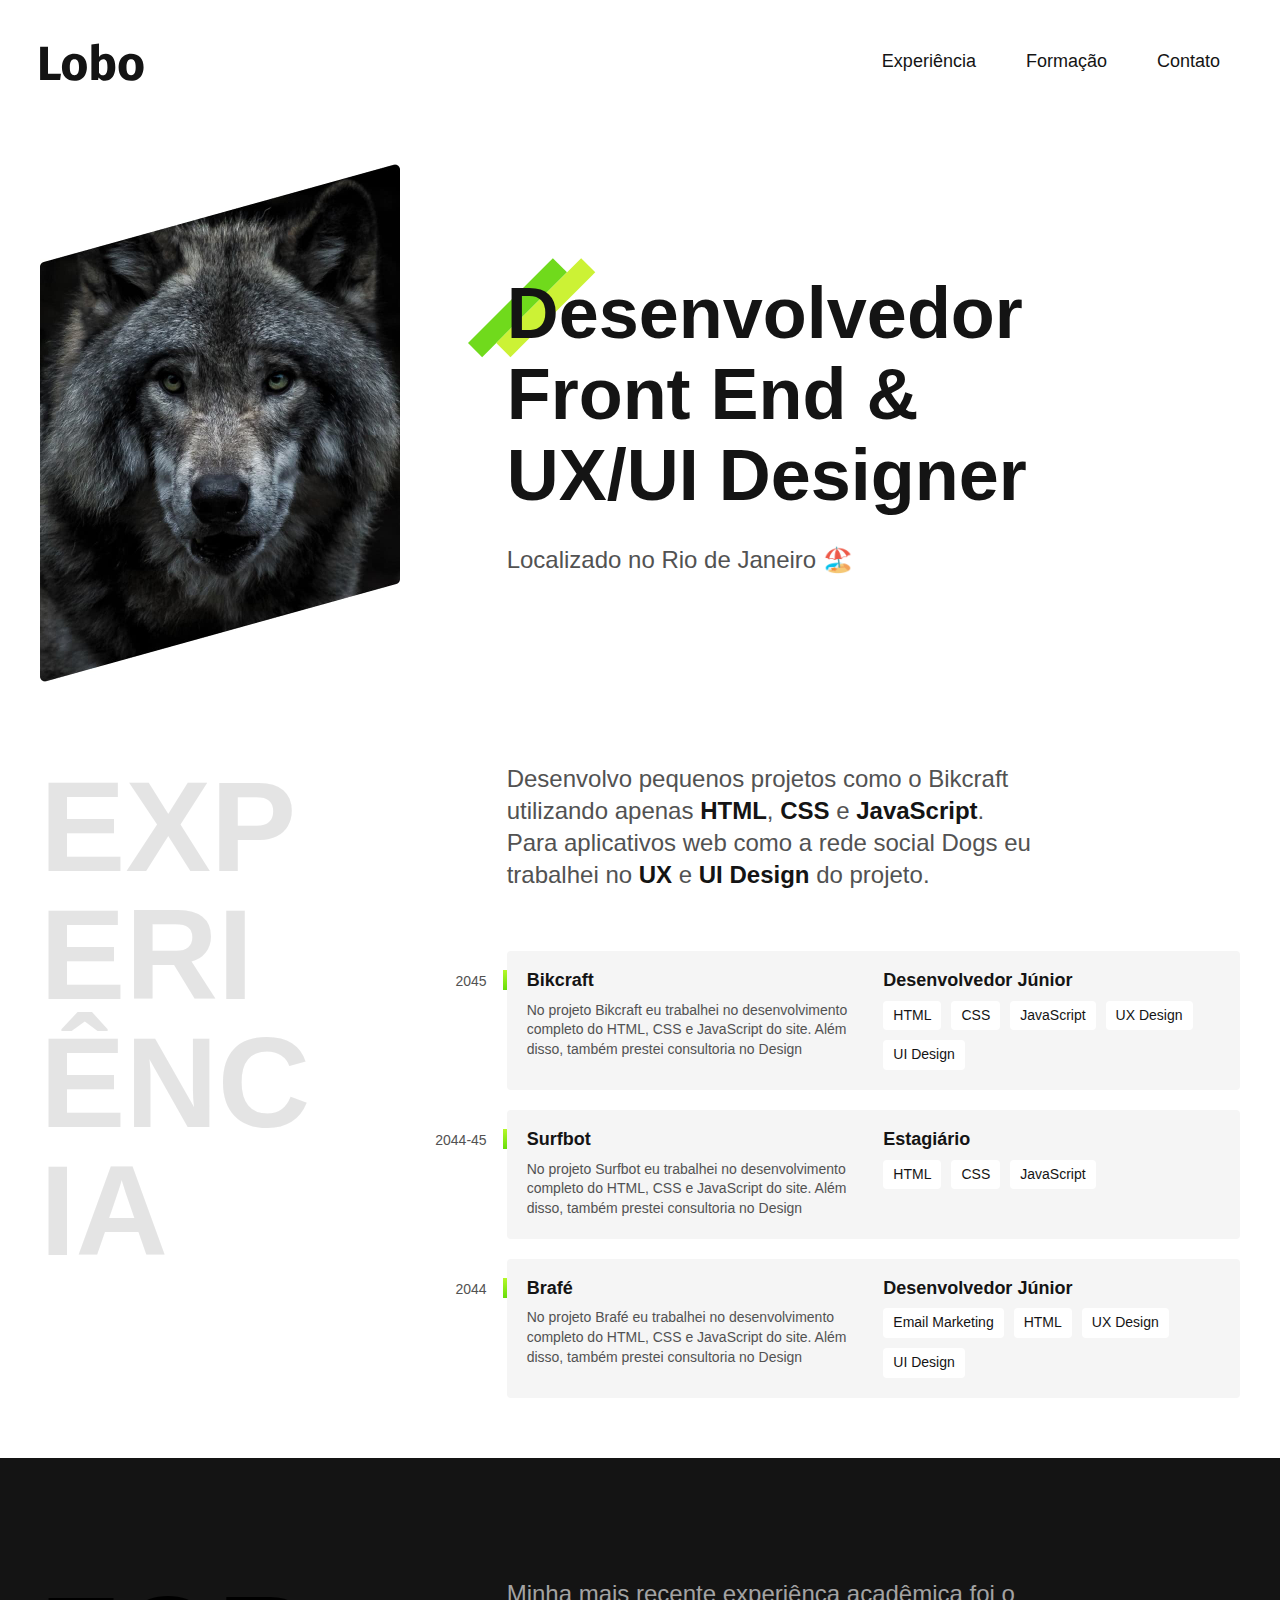
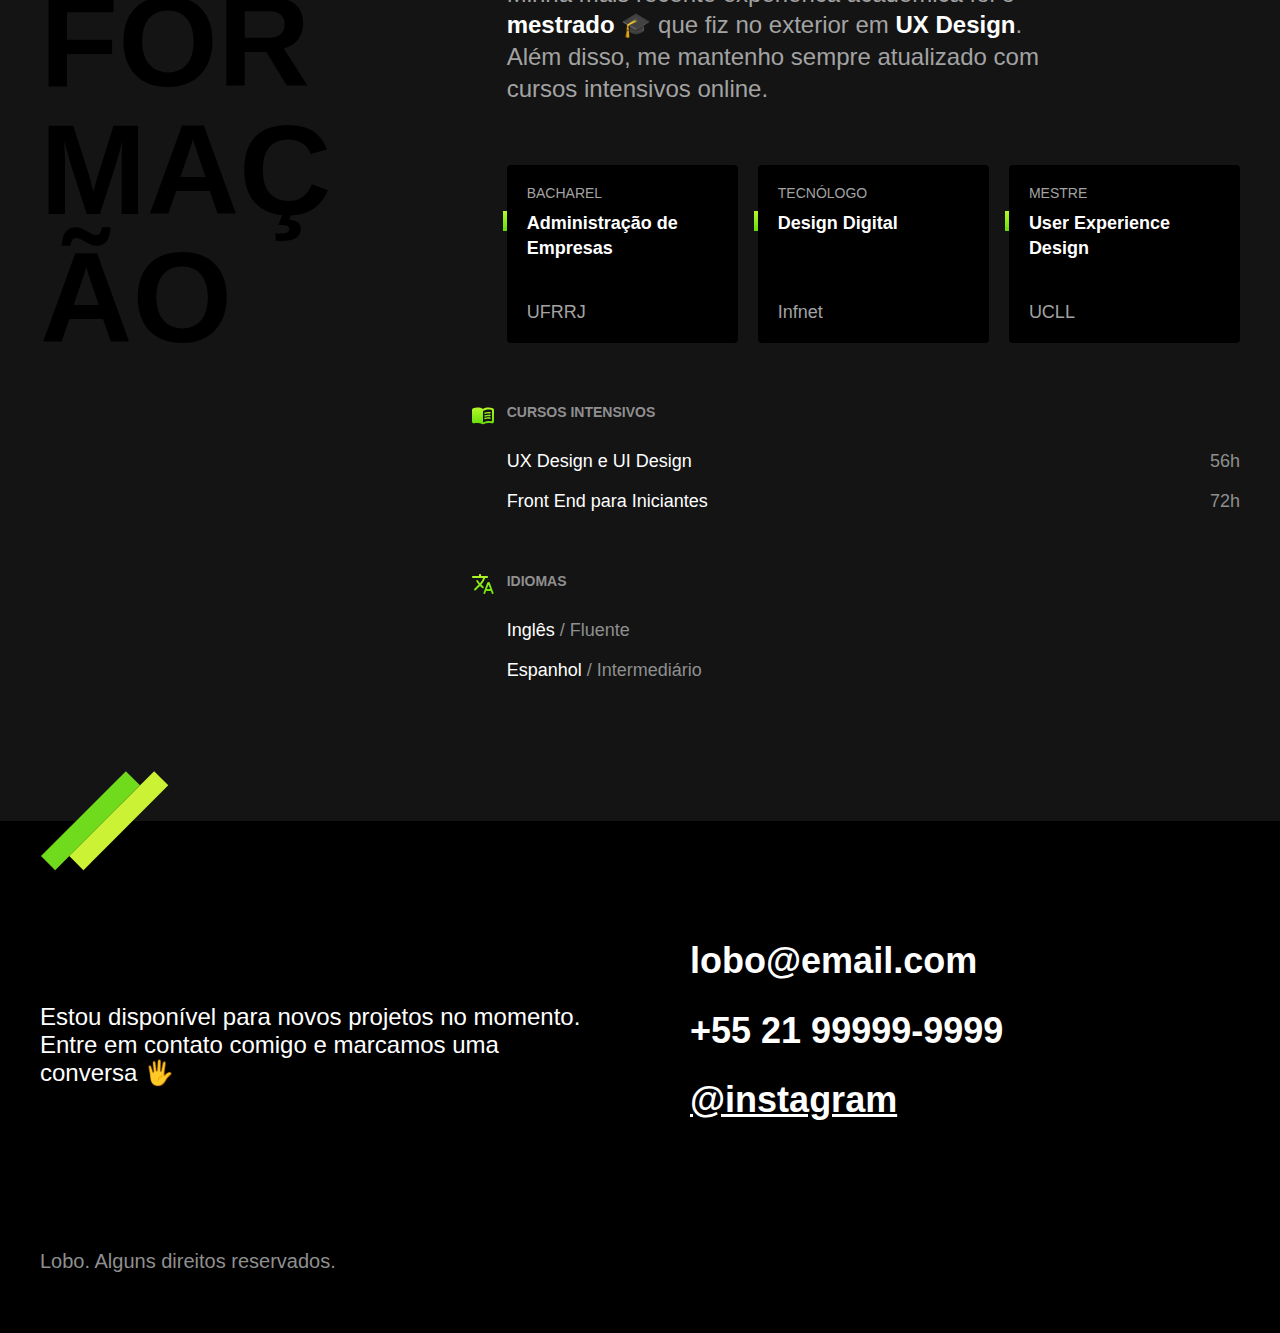
<file: index.html>
<!DOCTYPE html>
<html lang="pt-br">
<head>
    <meta charset="UTF-8">
    <meta name="viewport" content="width=device-width, initial-scale=1.0">
    <title>Lobo-Desenvolvedor e UX/UI Designer</title>
    <meta name="description" content=">Desenvolvedor Front End & >UX/UI Designer Localizado no Rio de Janeiro">
    <link rel="stylesheet" href="./ccs/style.min.css">
    <link rel="icon" href="./img/detalhe.svg" type="image/svg">
</head>
<body>
    <header class="header">
        <img src="./img/marca.svg" alt="Lobo" width="104" height="38">
        <nav>
            <ul class="header-menu">
                <li> <a href="#experiencia">Experiência</a></li>
                <li> <a href="#formacao">Formação</a></li>
                <li> <a href="#contato">Contato</a></li>
            </ul>
        </nav>
    </header>

    <main class="introducao">
        <img src="./img/perfil.jpg" alt="Lobo Cinza" width="360px" height="520px"/> 
        <div>
            <h1>Desenvolvedor<br>Front End &<br>UX/UI Designer</h1>
            <p>Localizado no Rio de Janeiro 🏖️</p>
        </div>
    </main>

    

    <section class="experiencia" id="experiencia" aria-label="Experiência">
        <h2 class="subtitulo">Experiência</h2>

        <div class="experiencia-conteudo">
            <div>
                <p class="experiencia-texto">Desenvolvo pequenos projetos como o Bikcraft utilizando apenas <strong>HTML</strong>, <strong>CSS</strong> e <strong>JavaScript</strong>. Para aplicativos web como a rede social Dogs eu trabalhei no <strong>UX</strong> e <strong>UI Design</strong> do projeto.</p>
            </div>

            <div class="empresa">
                <span class="empresa-ano">2045</span>
                <h3 class="empresa-titulo">Bikcraft</h3>
                <span class="empresa-titulo">Desenvolvedor Júnior</span>
                <p class="empresa-texto">No projeto Bikcraft eu trabalhei no desenvolvimento completo do HTML, CSS e JavaScript do site. Além disso, também prestei consultoria no Design</p>
                <ul class="empresa-habilidades">
                    <li>HTML</li>
                    <li>CSS</li>
                    <li>JavaScript</li>
                    <li>UX Design</li>
                    <li>UI Design</li>
                </ul>
            </div>
            
            <div class="empresa">
                <span class="empresa-ano">2044-45</span>
                <h3 class="empresa-titulo">Surfbot</h3>
                <span class="empresa-titulo">Estagiário</span>
                <p class="empresa-texto">No projeto Surfbot eu trabalhei no desenvolvimento completo do HTML, CSS e JavaScript do site. Além disso, também prestei consultoria no Design</p>
                <ul class="empresa-habilidades">
                    <li>HTML</li>
                    <li>CSS</li>
                    <li>JavaScript</li>
                </ul>
            </div>

            <div class="empresa">
                <span class="empresa-ano">2044</span>
                <h3 class="empresa-titulo">Brafé</h3>
                <span class="empresa-titulo">Desenvolvedor Júnior</span>
                    
                <p class="empresa-texto">No projeto Brafé eu trabalhei no desenvolvimento completo do HTML, CSS e JavaScript do site. Além disso, também prestei consultoria no Design</p>
                <ul class="empresa-habilidades">
                    <li>Email Marketing</li>
                    <li>HTML</li>
                    <li>UX Design</li>
                    <li>UI Design</li>
                </ul>
            </div>
        </div>
    </section>

    <section class="formacao" id="formacao" aria-label="Formação">
        <div class="formacao-container">
            <h2 class="subtitulo">Formação</h2>

            <div>
                <p class="formacao-texto">
                    Minha mais recente experiênca acadêmica foi o <strong>mestrado</strong> 🎓 que fiz no exterior em <strong>UX Design</strong>. Além disso, me mantenho sempre atualizado com cursos intensivos online.
                </p>

                <ul class="faculdade-lista">
                    <li class="faculdade">
                        <span class="faculdade-tipo">Bacharel</span>
                        <h3 class="faculdade-curso">Administração de Empresas</h3>
                        <span class="faculdade-instituicao">UFRRJ</span>
                    </li>

                    <li class="faculdade">
                        <span class="faculdade-tipo">Tecnólogo</span>
                        <h3 class="faculdade-curso">Design Digital</h3>
                        <span class="faculdade-instituicao">Infnet</span>
                    </li>

                    <li class="faculdade">
                        <span class="faculdade-tipo">Mestre</span>
                        <h3 class="faculdade-curso">User Experience Design</h3>
                        <span class="faculdade-instituicao">UCLL</span>
                    </li>
                </ul>

                <div class="formacao-extra">
                    <div class="cursos">
                        <h3>Cursos Intensivos</h3>
                        <ul>
                            <li>UX Design e UI Design <span>56h</span></li>
                            <li>Front End para Iniciantes <span>72h</span></li>
                        </ul>
                    </div>

                    <div class="idiomas">
                        <h3>Idiomas</h3>
                        <ul>
                            <li>Inglês <span>/ Fluente</span></li>
                            <li>Espanhol <span>/ Intermediário</span></li>
                        </ul>
                    </div>
                </div>
            </div>
        </div>
    </section>

    <footer class="footer" id="contato">
        <div class="footer-container">
            <p class="footer-texto">Estou disponível para novos projetos no momento. Entre em contato comigo e marcamos uma conversa 🖐</p>
            <ul class="footer-contato">
                <li>lobo@email.com</li>
                <li>+55 21 99999-9999</li>
                <li><a href="/">@instagram</a></li>
            </ul>
            <p class="footer-copy">Lobo. Alguns direitos reservados.</p>
        </div>   
    </footer>

</body>
</html>
</file>
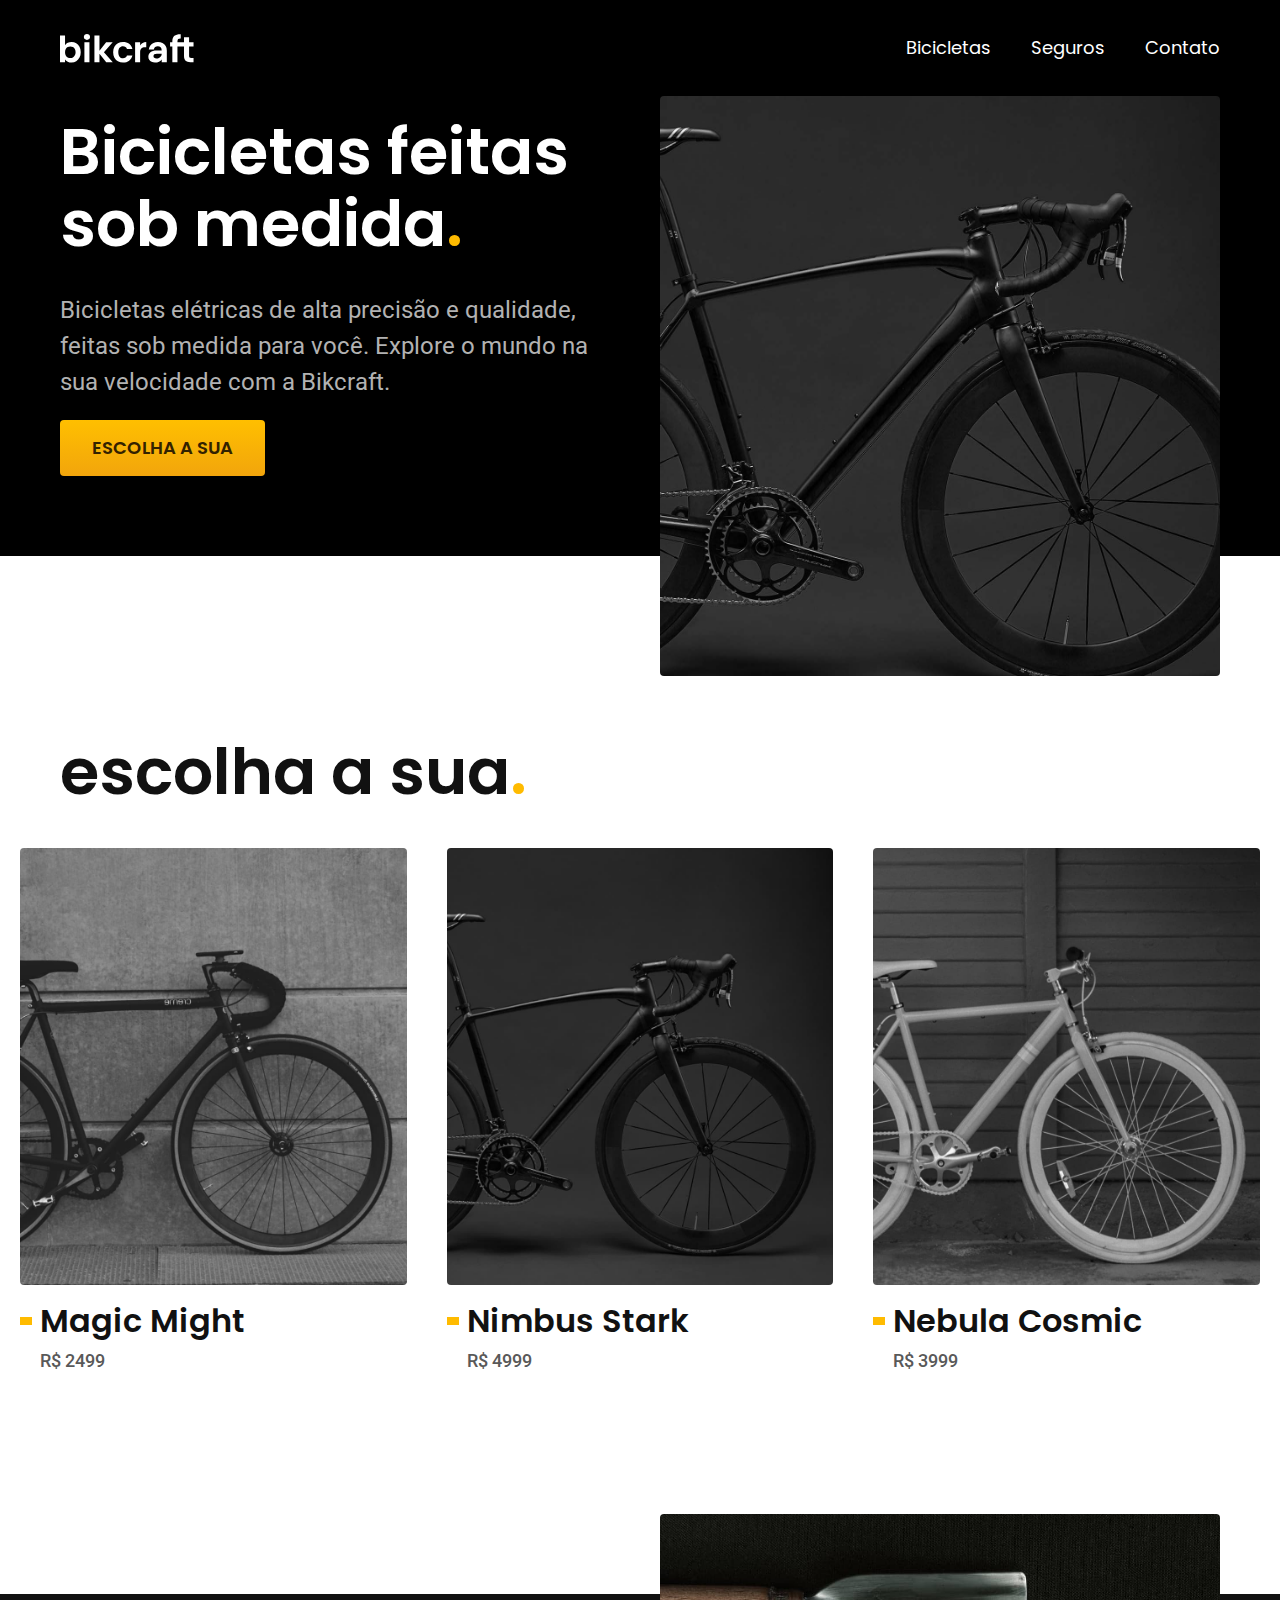
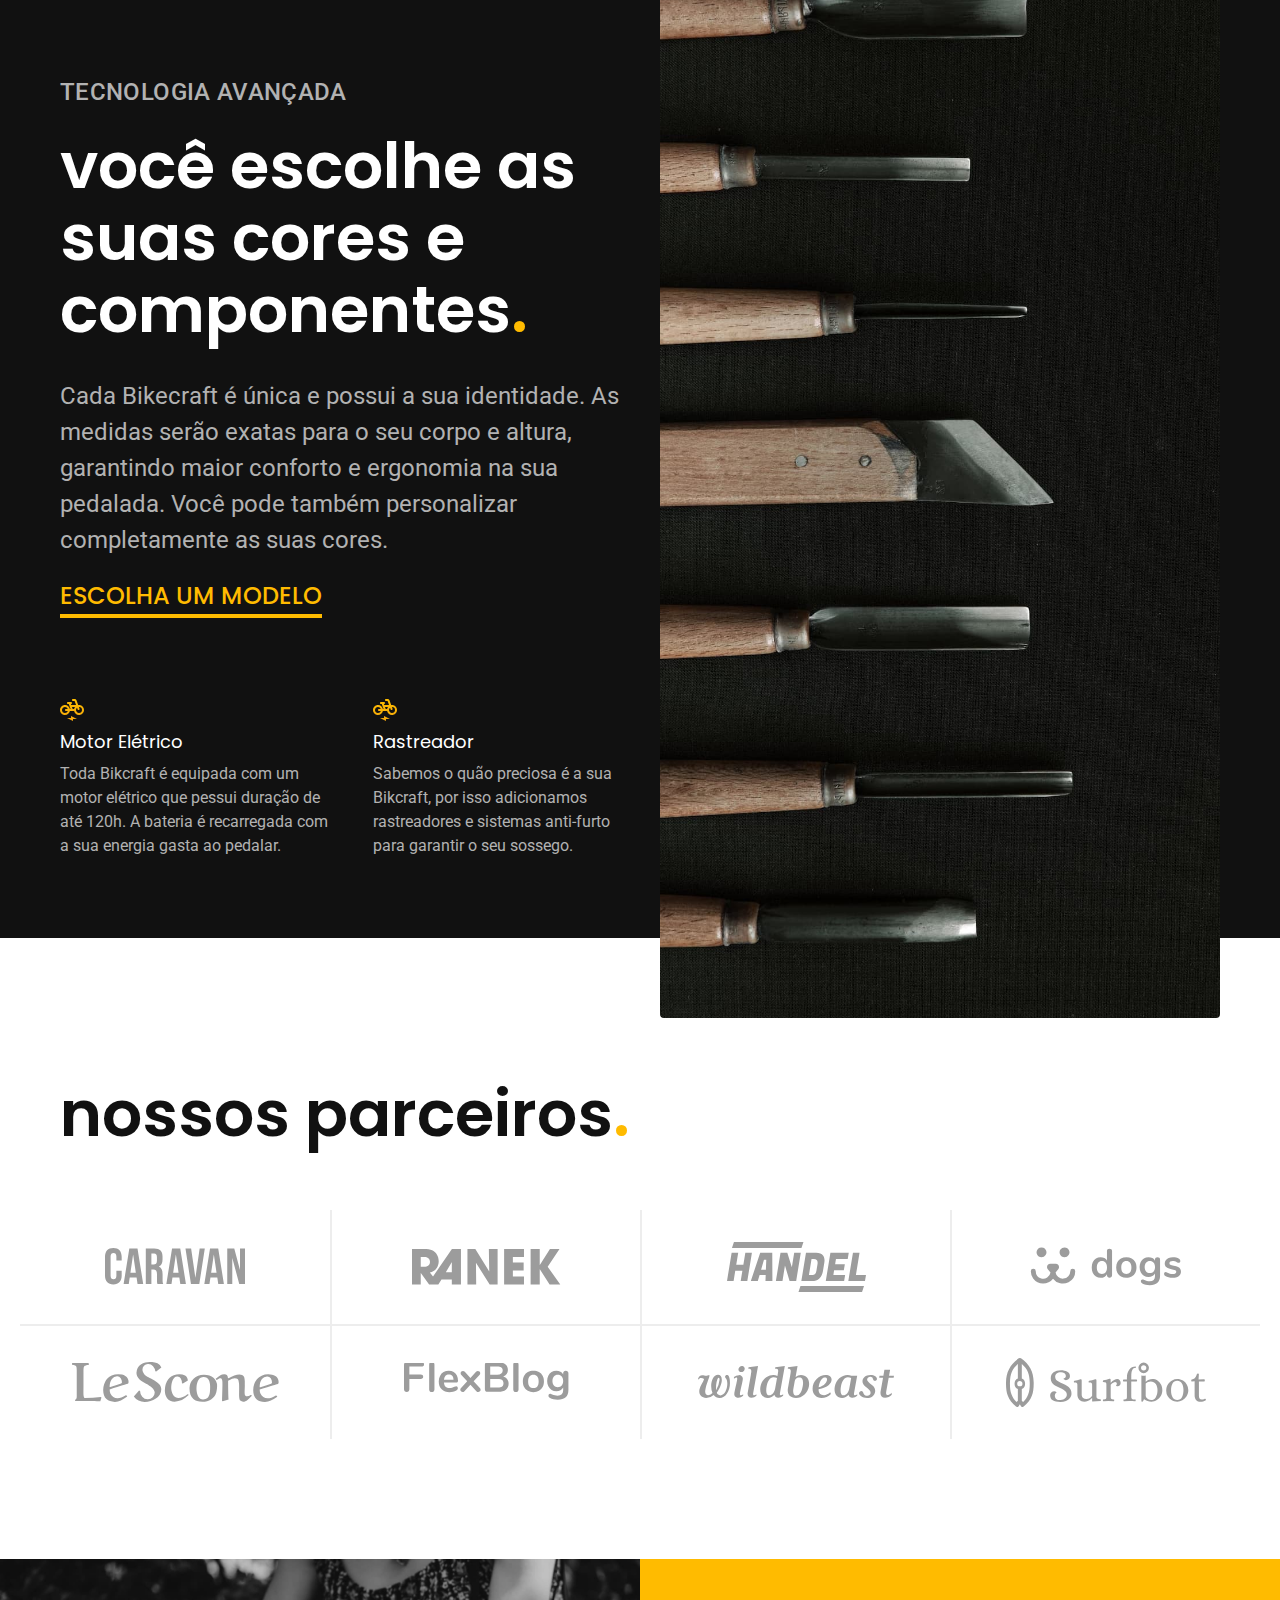
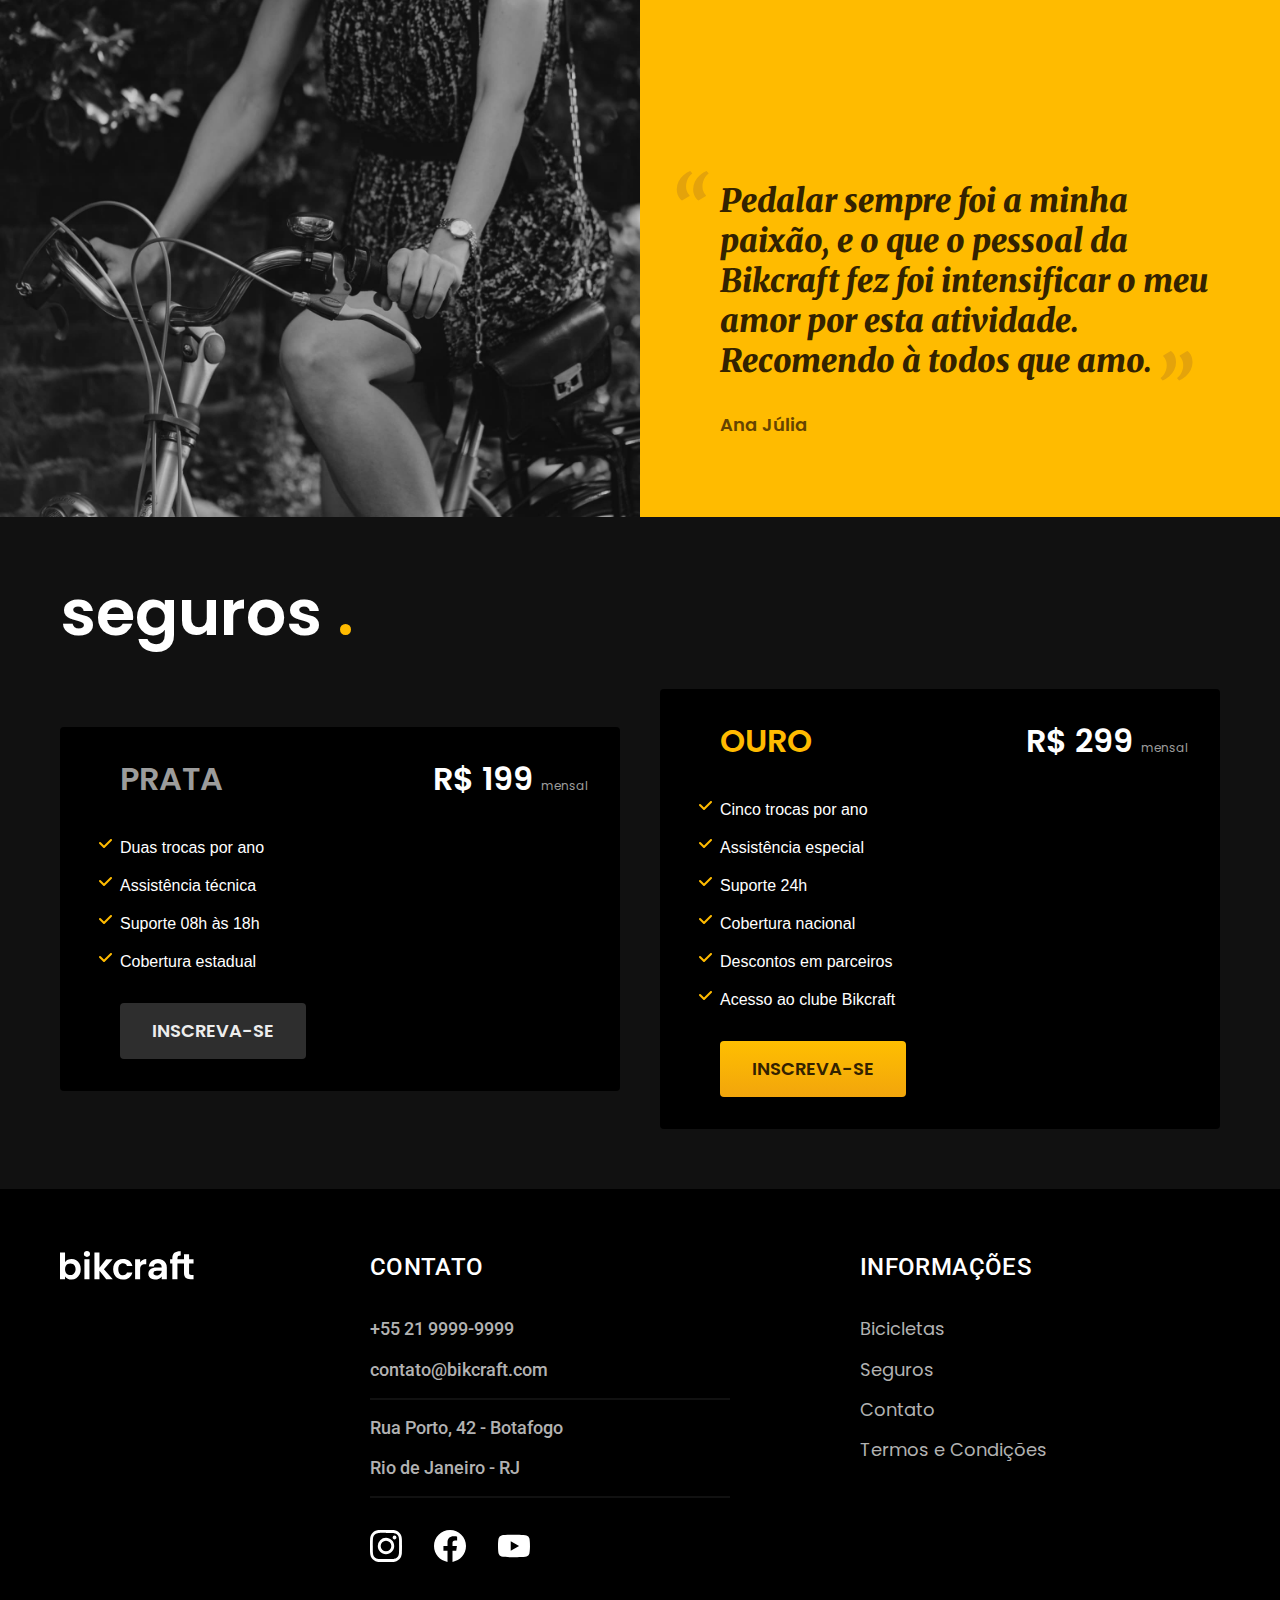
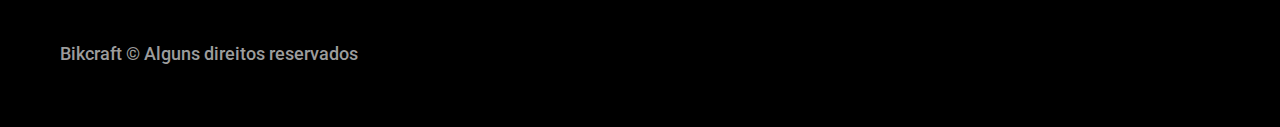
<file: img/bikecraft/index.html>
<!DOCTYPE html>
<html lang="pt-br">

<head>
    <meta charset="UTF-8">
    <meta name="viewport" content="width=device-width, inital-scale=1.0">
    <title>Bikcraft - Bicicletas Elétricas</title>
    <meta name="description" content="Bicicletas elétricas de alta precisão e qualidade, feitas sob medida para o cliente. Explore o mundo na sua velocidade com a Bikcraft.">


    <link rel="stylesheet" href="./css/style.css">

    <link rel="preconnect" href="https://fonts.googleapis.com">
    <link rel="preconnect" href="https://fonts.gstatic.com" crossorigin>
    <link href="https://fonts.googleapis.com/css2?family=Merriweather:ital,wght@1,900&family=Poppins:wght@400;600&family=Roboto:wght@400;500&display=swap" rel="stylesheet">


</head>

<body>
    <header class="header-bg">
        <div class="header container">
            <a href="./index.html">
                <img src="./img/bikcraft.svg" alt="bikcraft"> </a>
            <nav aria-label="primaria">
                <ul class="header-menu font-1-m cor-0">
                    <li><a href="./bicicletas.html">Bicicletas</a>
                    </li>
                    <li><a href="./seguros.html">Seguros</a></li>
                    <li><a href="./contato.html">Contato</a></li>
                </ul>
            </nav>
        </div>
    </header>

    <main class="introducao-bg">
        <div class="introducao container">
            <div class="introducao-conteudo">
                <h1 class="font-1-xxl cor-0">Bicicletas feitas sob medida<span class="cor-p1">.</span></h1>
                <p class="font-2-l cor-5">Bicicletas elétricas de alta precisão e qualidade, feitas sob medida para você. Explore o mundo na sua velocidade com a Bikcraft.</p>
                <a class="botao" href="./bicicletas.html">Escolha a sua</a>
            </div>
            <div>
                <img src="./img/fotos/introducao.jpg" alt="Bicicleta elétrica preta.">
            </div>
        </div>
    </main>

    <article class="bicicletas-lista">
        <h2 class="container font-1-xxl">escolha a sua<span class="cor-p1">.</span></h2>

        <ul>
            <li>
                <a href="./bicicletas/magic.html">
                    <img src="./img/bicicletas/magic-home.jpg" alt="bicicleta-preta">
                    <h3 class="font-1-xl">Magic Might</h3>
                    <span class="font-2-m cor-8">R$ 2499</span>
                </a>
            </li>

            <li>
                <a href="./bicicletas/nimbus.html">
                    <img src="./img/bicicletas/nimbus-home.jpg" alt="bicicleta-preta">
                    <h3 class="font-1-xl">Nimbus Stark</h3>
                    <span class="font-2-m cor-8">R$ 4999</span>
                </a>
            </li>

            <li>
                <a href="./bicicletas/nebula.html">
                    <img src="./img/bicicletas/nebula-home.jpg" alt="bicicleta-preta">
                    <h3 class="font-1-xl">Nebula Cosmic</h3>
                    <span class="font-2-m cor-8">R$ 3999</span>
                </a>
            </li>
        </ul>
    </article>

    <article class="tecnologia-bg">
        <div class="tecnologia container">
            <div class="tecnologia-conteudo">
                <span class="font-2-l-b cor-5">Tecnologia Avançada</span>
                <h2 class="font-1-xxl cor-0">você escolhe as suas cores e componentes<span class="cor-p1">.</span>
                </h2>
                <p class="font-2-l cor-5">Cada Bikecraft é única e possui a sua identidade. As medidas serão exatas para o seu corpo e altura, garantindo maior conforto e ergonomia na sua pedalada. Você pode também personalizar completamente as suas cores.</p>
                <a class="link" href="./bicicletas.html">Escolha um modelo</a>
                <div class="tecnologia-vantagens">
                    <div>
                        <img src="./img/icones/eletrica.svg" alt="">
                        <h3 class="font-1-m cor-0">Motor Elétrico</h3>
                        <p class="font-2-s cor-5">Toda Bikcraft é equipada com um motor elétrico que pessui duração de até 120h. A bateria é recarregada com a sua energia gasta ao pedalar.</p>
                    </div>
                    <div>
                        <img src="./img/icones/eletrica.svg" alt="">
                        <h3 class="font-1-m cor-0">Rastreador</h3>
                        <p class="font-2-s cor-5">Sabemos o quão preciosa é a sua Bikcraft, por isso adicionamos rastreadores e sistemas anti-furto para garantir o seu sossego.</p>
                    </div>
                </div>
            </div>
            <div class="tecnologia-imagem">
                <img src="./img/fotos/tecnologia.jpg" alt="">
            </div>
        </div>
    </article>

    <section class="parceiros" aria-label="Nossos Parceiros">
        <h2 class="container font-1-xxl">nossos parceiros<span class="cor-p1">.</span></h2>

        <ul>
            <li><img src="./img/parceiros/caravan.svg" alt="caravan"></li>
            <li><img src="./img/parceiros/ranek.svg" alt="ranek"></li>
            <li><img src="./img/parceiros/handel.svg" alt="handel"></li>
            <li><img src="./img/parceiros/dogs.svg" alt="dogs"></li>
            <li><img src="./img/parceiros/lescone.svg" alt="lescone"></li>
            <li><img src="./img/parceiros/flexblog.svg" alt="flexblog"></li>
            <li><img src="./img/parceiros/wildbeast.svg" alt="wildbeast"></li>
            <li><img src="./img/parceiros/surfbot.svg" alt="surfbot"></li>
        </ul>
    </section>

    <section class="depoimento" aria-label="Depoimento">
        <div>
            <img src="./img/fotos/depoimento.jpg" alt="Pessoa pedalando uma bicicleta Bikcraft">
        </div>
        <div class="depoimento-conteudo">
            <blockquote class="font-1-xl cor-p5">
                <p>Pedalar sempre foi a minha paixão, e o que o pessoal da Bikcraft fez foi intensificar o meu amor por esta atividade. Recomendo à todos que amo.</p>
            </blockquote>
            <span class="font-1-m-b cor-p4">Ana Júlia</span>
        </div>
    </section>

    <article class="seguros-bg">
        <div class="seguros container">
            <h2 class="font-1-xxl cor-0">seguros <span class="cor-p1">.</span></h2>
            <div class="seguros-item">
                <h3 class="font-1-xl cor-6">PRATA</h3>
                <span class="font-1-xl cor-0">R$ 199 <span class="font-1-xs cor-6">mensal</span></span>
                <ul class="font-2m cor-0">
                    <li>Duas trocas por ano</li>
                    <li>Assistência técnica</li>
                    <li>Suporte 08h às 18h</li>
                    <li>Cobertura estadual</li>
                </ul>
                <a class="botao secundario" href="./orcamento">Inscreva-se</a>
            </div>
            <div class="seguros-item">
                <h3 class="font-1-xl cor-p1">OURO</h3>
                <span class="font-1-xl cor-0">R$ 299 <span class="font-1-xs cor-6">mensal</span></span>
                <ul class="font-2m cor-0">
                    <li>Cinco trocas por ano</li>
                    <li>Assistência especial</li>
                    <li>Suporte 24h</li>
                    <li>Cobertura nacional</li>
                    <li>Descontos em parceiros</li>
                    <li>Acesso ao clube Bikcraft</li>
                </ul>
                <a class="botao" href="./orcamento">Inscreva-se</a>
            </div>
        </div>
    </article>
    <footer class="footer-bg">
        <div class="footer container">
            <img src="./img/bikcraft.svg" alt="Bikcraft">
            <div class="footer-contato">
                <h3 class="font-2-l-b cor-0">Contato</h3>
                <ul class="font-2-m cor-5">
                    <li><a href="tel:+55 21 9999-9999">+55 21 9999-9999</a></li>
                    <li><a href="mailto:contato@bikcraft.com">contato@bikcraft.com</a></li>
                    <li>Rua Porto, 42 - Botafogo</li>
                    <li>Rio de Janeiro - RJ</li>
                </ul>
                <div class="footer-redes">
                    <a href="./"><img src="./img/redes/instagram.svg" alt="Instagram"></a>

                    <a href="./"><img src="./img/redes/facebook.svg" alt="Facebook"></a>

                    <a href="./"><img src="./img/redes/youtube.svg" alt="Youtube"></a>
                </div>
            </div>
            <div class="footer-informacoes">
                <h3 class="font-2-l-b cor-0">Informações</h3>
                <nav>
                    <ul class="font-1-m cor-5">
                        <li><a href="./bicicletas.html">Bicicletas</a></li>
                        <li><a href="./seguros.html">Seguros</a></li>
                        <li><a href="./contato.html">Contato</a></li>
                        <li><a href="./termos.html">Termos e Condições</a></li>
                    </ul>
                </nav>
            </div>
            <p class="footer-copy font-2-m cor-6">Bikcraft © Alguns direitos reservados</p>
        </div>


    </footer>
</body>

</html>
</file>
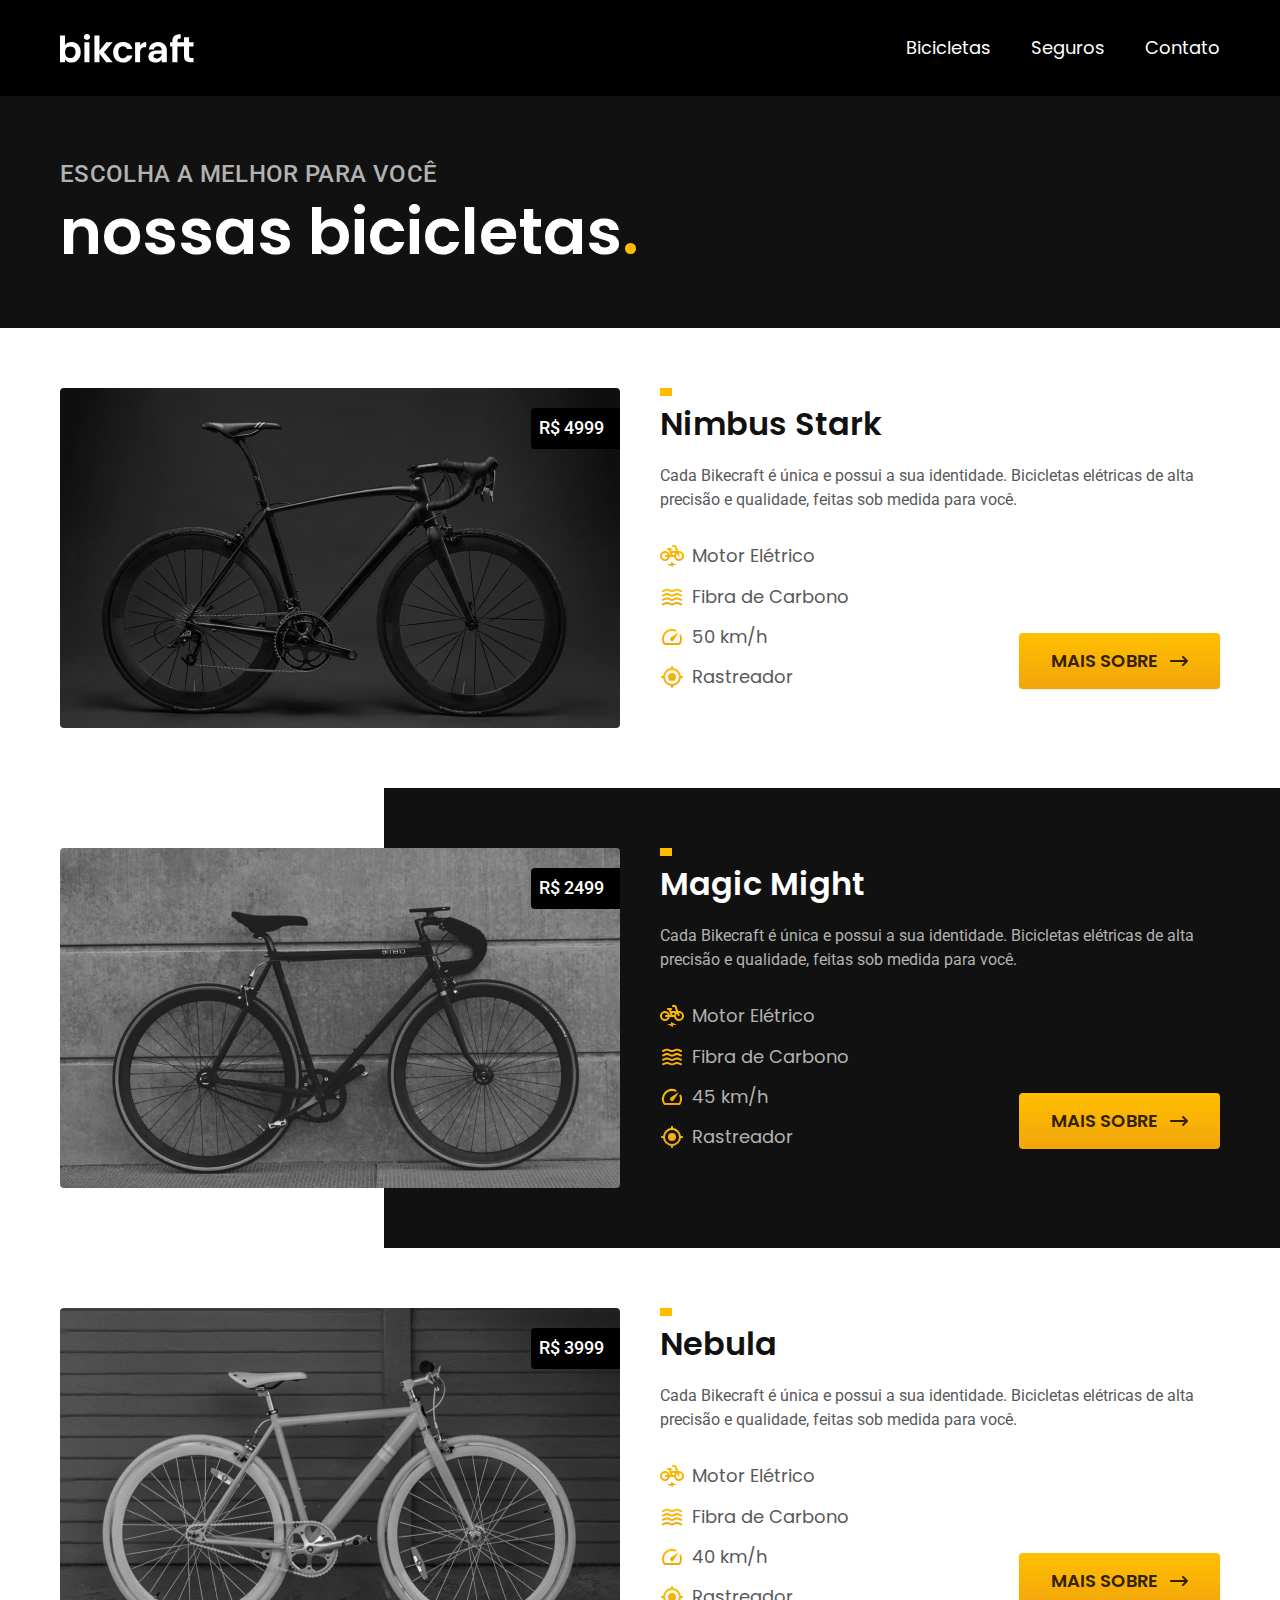
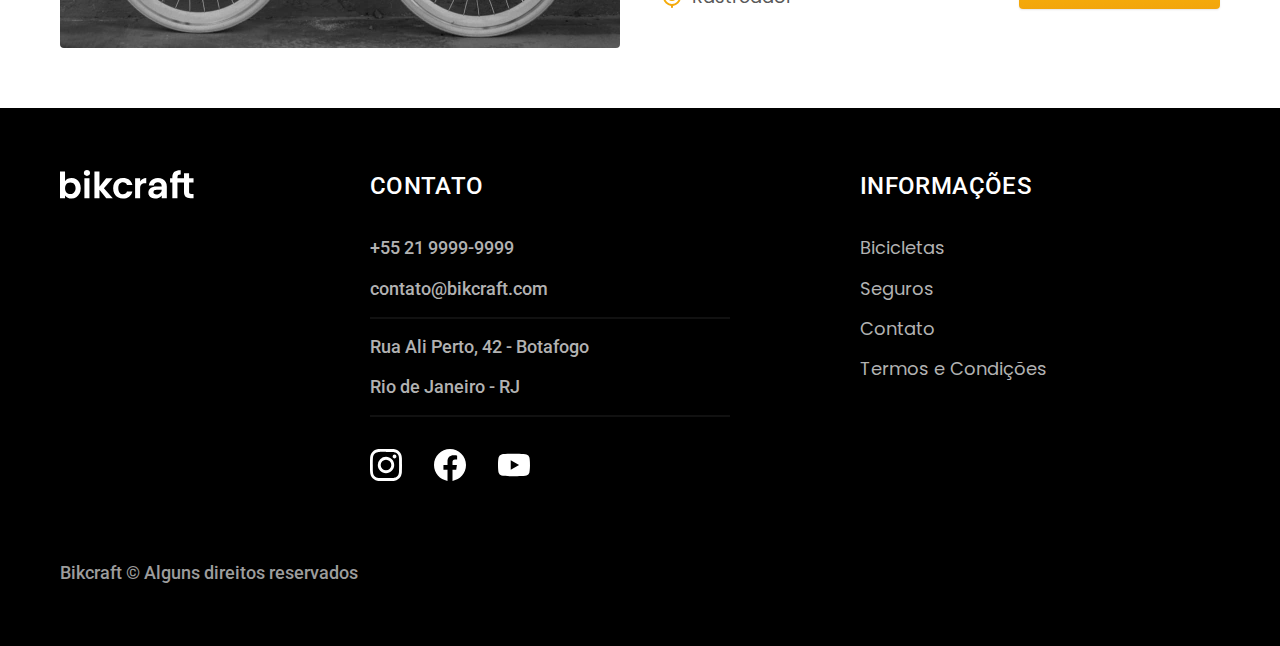
<file: img/bikecraft/bicicletas.html>
<!DOCTYPE html>
<html lang="pt-br">

<head>
    <meta charset="UTF-8">
    <meta name="viewport" content="width=device-width, inital-scale=1.0">
    <title>Bicicletas | Bikcraft </title>
    <meta name="description" content="Bicicletas.">
    <link rel="stylesheet" href="./css/style.css">

    <link rel="preconnect" href="https://fonts.googleapis.com">
    <link rel="preconnect" href="https://fonts.gstatic.com" crossorigin>
    <link href="https://fonts.googleapis.com/css2?family=Merriweather:ital,wght@1,900&family=Poppins:wght@400;600&family=Roboto:wght@400;500&display=swap" rel="stylesheet">
</head>

<body id="bicicletas">
    <header class="header-bg">
        <div class="header container">
            <a href="./index.html">
                <img src="./img/bikcraft.svg" alt="bikcraft">
            </a>
            <nav aria-label="primaria">
                <ul class="header-menu font-1-m cor-0">
                    <li><a href="./bicicletas.html">Bicicletas</a>
                    </li>
                    <li><a href="./seguros.html">Seguros</a>
                    </li>
                    <li><a href="./contato.html">Contato</a>
                    </li>
                </ul>
            </nav>
        </div>
    </header>

    <main>
        <div class="titulo-bg">
            <div class="titulo container">
                <p class="font-2-l-b cor-5">escolha a melhor para você</p>
                <h1 class="font-1-xxl cor-0">nossas bicicletas<span class="cor-p1">.</span></h1>
            </div>
        </div>
        <div class="bicicletas container">
            <div class="bicicletas-imagem">
                <img src="./img/bicicletas/nimbus.jpg" alt="Bicicleta preta">
                <span class="font-2-m cor-0">R$ 4999</span>
            </div>
            <div class="bicicletas-conteudo">
                <h2 class="font-1-xl">Nimbus Stark</h2>
                <p class="font-2-s cor-8">Cada Bikecraft é única e possui a sua identidade. Bicicletas elétricas de alta precisão e qualidade, feitas sob medida para você.</p>

                <ul class="font-1-m cor-8">
                    <li>
                        <img src="./img/icones/eletrica.svg" alt="">
                        Motor Elétrico
                    </li>
                    <li>
                        <img src="./img/icones/carbono.svg" alt="">
                        Fibra de Carbono
                    </li>
                    <li>
                        <img src="./img/icones/velocidade.svg" alt="">
                        50 km/h
                    </li>
                    <li>
                        <img src="./img/icones/rastreador.svg" alt="">
                        Rastreador
                    </li>
                </ul>
                <a class="botao seta" href="./bicicletas/nimbus.html">Mais sobre</a>
            </div>
        </div>

        <div class="bicicletas-bg">
            <div class="bicicletas container">
                <div class="bicicletas-imagem">
                    <img src="./img/bicicletas/magic.jpg" alt="Bicicleta preta">
                    <span class="font-2-m cor-0">R$ 2499</span>
                </div>
                <div class="bicicletas-conteudo">
                    <h2 class="font-1-xl cor-0">Magic Might</h2>
                    <p class="font-2-s cor-5">Cada Bikecraft é única e possui a sua identidade. Bicicletas elétricas de alta precisão e qualidade, feitas sob medida para você.</p>

                    <ul class="font-1-m cor-5">
                        <li>
                            <img src="./img/icones/eletrica.svg" alt="">
                            Motor Elétrico
                        </li>
                        <li>
                            <img src="./img/icones/carbono.svg" alt="">
                            Fibra de Carbono
                        </li>
                        <li>
                            <img src="./img/icones/velocidade.svg" alt="">
                            45 km/h
                        </li>
                        <li>
                            <img src="./img/icones/rastreador.svg" alt="">
                            Rastreador
                        </li>
                    </ul>
                    <a class="botao seta" href="./bicicletas/magic.html">Mais sobre</a>
                </div>
            </div>
        </div>

        <div class="bicicletas container">
            <div class="bicicletas-imagem">
                <img src="./img/bicicletas/nebula.jpg" alt="Bicicleta preta">
                <span class="font-2-m cor-0">R$ 3999</span>
            </div>
            <div class="bicicletas-conteudo">
                <h2 class="font-1-xl">Nebula</h2>
                <p class="font-2-s cor-8">Cada Bikecraft é única e possui a sua identidade. Bicicletas elétricas de alta precisão e qualidade, feitas sob medida para você. </p>

                <ul class="font-1-m cor-8">
                    <li>
                        <img src="./img/icones/eletrica.svg" alt="">
                        Motor Elétrico
                    </li>

                    <li>
                        <img src="./img/icones/carbono.svg" alt="">
                        Fibra de Carbono
                    </li>

                    <li>
                        <img src="./img/icones/velocidade.svg" alt="">
                        40 km/h
                    </li>

                    <li>
                        <img src="./img/icones/rastreador.svg" alt="">
                        Rastreador
                    </li>
                </ul>
                <a class="botao seta" href="./bicicletas/nebula.html">Mais sobre</a>
            </div>
        </div>
    </main>

    <footer class="footer-bg">
        <div class="footer container">
            <img src="./img/bikcraft.svg" alt="Bikcraft">
            <div class="footer-contato">
                <h3 class="font-2-l-b cor-0">Contato</h3>
                <ul class="font-2-m cor-5">
                    <li><a href="tel:+55 21 9999-9999">+55 21 9999-9999</a></li>
                    <li><a href="mailto:contato@bikcraft.com">contato@bikcraft.com</a></li>
                    <li>Rua Ali Perto, 42 - Botafogo</li>
                    <li>Rio de Janeiro - RJ</li>
                </ul>
                <div class="footer-redes">
                    <a href="./"><img src="./img/redes/instagram.svg" alt="Instagram"></a>

                    <a href="./"><img src="./img/redes/facebook.svg" alt="Facebook"></a>

                    <a href="./"><img src="./img/redes/youtube.svg" alt="Youtube"></a>
                </div>
            </div>
            <div class="footer-informacoes">
                <h3 class="font-2-l-b cor-0">Informações</h3>
                <nav>
                    <ul class="font-1-m cor-5">
                        <li><a href="./bicicletas.html">Bicicletas</a></li>
                        <li><a href="./seguros.html">Seguros</a></li>
                        <li><a href="./contato.html">Contato</a></li>
                        <li><a href="./termos.html">Termos e Condições</a></li>
                    </ul>
                </nav>
            </div>
            <p class="footer-copy font-2-m cor-6">Bikcraft © Alguns direitos reservados</p>
        </div>


    </footer>
</body>
</file>
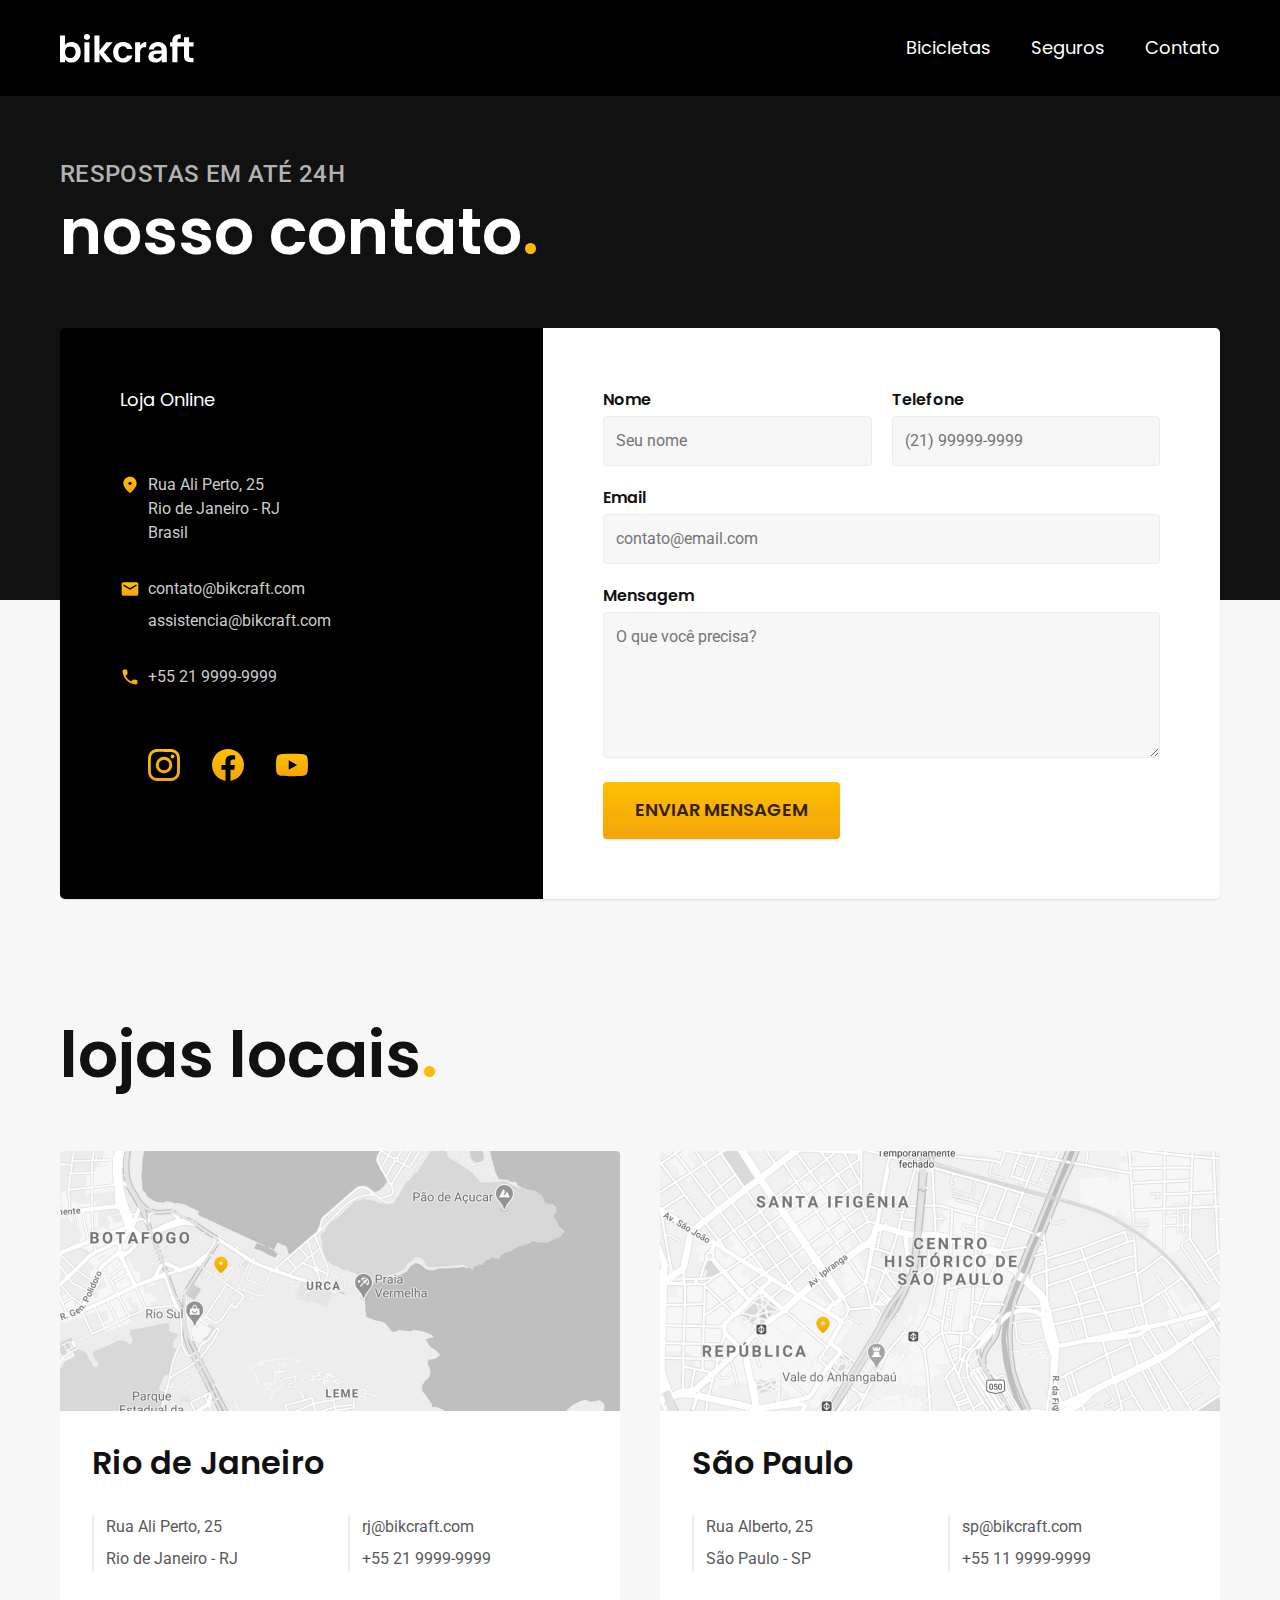
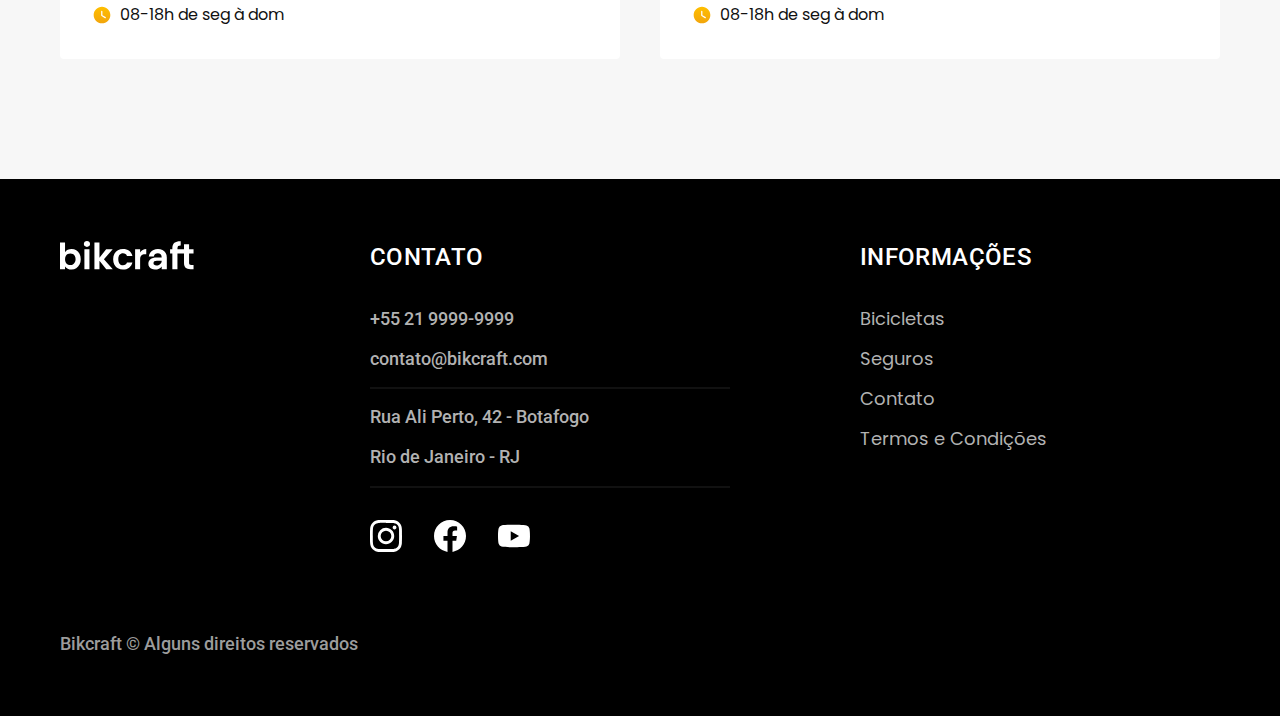
<file: img/bikecraft/contato.html>
<!DOCTYPE html>
<html lang="pt-br">

<head>
    <meta charset="UTF-8">
    <meta name="viewport" content="width=device-width, inital-scale=1.0">
    <title>Contato | Bikcraft </title>
    <meta name="description" content="Termos e Condições.">
    <link rel="stylesheet" href="./css/style.css">

    <link rel="preconnect" href="https://fonts.googleapis.com">
    <link rel="preconnect" href="https://fonts.gstatic.com" crossorigin>
    <link href="https://fonts.googleapis.com/css2?family=Merriweather:ital,wght@1,900&family=Poppins:wght@400;600&family=Roboto:wght@400;500&display=swap" rel="stylesheet">
</head>

<body id="contato">
    <header class="header-bg">
        <div class="header container">
            <a href="./index.html">
                <img src="./img/bikcraft.svg" alt="bikcraft">
            </a>
            <nav aria-label="primaria">
                <ul class="header-menu font-1-m cor-0">
                    <li><a href="./bicicletas.html">Bicicletas</a>
                    </li>
                    <li><a href="./seguros.html">Seguros</a></li>
                    <li><a href="./contato.html">Contato</a></li>
                </ul>
            </nav>
        </div>
    </header>

    <main>
        <div class="titulo-bg">
            <div class="titulo container">
                <p class="font-2-l-b cor-5">Respostas em até 24h</p>
                <h1 class="font-1-xxl cor-0">nosso contato<span class="cor-p1">.</span></h1>
            </div>
        </div>

        <div class="contato container">
            <section class="contato-dados" aria-label="Endereço">
                <h2 class="font-1-m cor-0">Loja Online</h2>
                <div class="contato-endereco font-2-s cor-4">
                    <p>Rua Ali Perto, 25</p>
                    <p>Rio de Janeiro - RJ</p>
                    <p>Brasil</p>
                </div>
                <address class="contato-meios font-2-s cor-4">
                    <a href="mailto:contato@bikcraft.com">contato@bikcraft.com</a>
                    <a href="mailto:assistencia@bikcraft.com">assistencia@bikcraft.com</a>
                    <a href="tel:+552199999999">+55 21 9999-9999</a>
                </address>
                <div class="contato-redes">
                    <a href="./">
                        <img src="./img/redes/instagram-p.svg" alt="Instagram"></a>

                    <a href="./">
                        <img src="./img/redes/facebook-p.svg" alt="Facebook"></a>

                    <a href="./">
                        <img src="./img/redes/youtube-p.svg" alt="Youtube"></a>
                </div>
            </section>

            <section class="contato-formulario" aria-label="Formulário">
                <form class="form" action="./contato.html">
                    <div>
                        <label for="nome">Nome</label>
                        <input type="text" id="nome" name="nome" placeholder="Seu nome">
                    </div>

                    <div>
                        <label for="telefone">Telefone</label>
                        <input type="text" id="telefone" name="telefone" placeholder="(21) 99999-9999">
                    </div>

                    <div class="col-2">
                        <label for="nome">Email</label>
                        <input type="text" id="email" name="email" placeholder="contato@email.com">
                    </div>
                    <div class="col-2">
                        <label for="mensagem">Mensagem</label>
                        <textarea rows="5" id="mensagem" name="mensagem" placeholder="O que você precisa?"></textarea>
                    </div>
                    <button class="botao" class="col-2">Enviar Mensagem</button>
                </form>
            </section>
        </div>
    </main>

    <article class="lojas container">
        <h2 class="font-1-xxl">lojas locais<span class="cor-p1">.</span></h2>
        <div class="lojas-item">
            <img src="./img/lojas/rj.jpg" alt="mapa marcando o endereço em Rua Ali Perto, 25 - Rio de Janeiro - RJ">
            <div class="lojas-conteudo">
                <h3 class="font-1-xl">Rio de Janeiro</h3>
                <div class="lojas-dados font-2-s cor-8">
                    <p>Rua Ali Perto, 25 </p>
                    <p>Rio de Janeiro - RJ</p>
                </div>
                <div class="lojas-dados font-2-s cor-8">
                    <a href="mailto:rj@bikcraft.com">rj@bikcraft.com</a>
                    <a href="tel:+552199999999">+55 21 9999-9999</a>
                </div>
                <p class="lojas-tempo font-1-s"><img src="./img/icones/horario.svg" alt="">08-18h de seg à dom</p>
            </div>
        </div>

        <div class="lojas-item">
            <img src="./img/lojas/sp.jpg" alt="mapa marcando o endereço em Rua Ali Perto, 25 - São Paulo - SP">
            <div class="lojas-conteudo">
                <h3 class="font-1-xl">São Paulo</h3>
                <div class="lojas-dados font-2-s cor-8">
                    <p>Rua Alberto, 25 </p>
                    <p>São Paulo - SP</p>
                </div>
                <div class="lojas-dados font-2-s cor-8">
                    <a href="mailto:rj@bikcraft.com">sp@bikcraft.com</a>
                    <a href="tel:+551199999999">+55 11 9999-9999</a>
                </div>
                <p class="lojas-tempo font-1-s"><img src="./img/icones/horario.svg" alt="">08-18h de seg à dom</p>
            </div>
        </div>
    </article>

    <footer class="footer-bg">
        <div class="footer container">
            <img src="./img/bikcraft.svg" alt="Bikcraft">
            <div class="footer-contato">
                <h3 class="font-2-l-b cor-0">Contato</h3>
                <ul class="font-2-m cor-5">
                    <li><a href="tel:+55 21 9999-9999">+55 21 9999-9999</a></li>
                    <li><a href="mailto:contato@bikcraft.com">contato@bikcraft.com</a></li>
                    <li>Rua Ali Perto, 42 - Botafogo</li>
                    <li>Rio de Janeiro - RJ</li>
                </ul>
                <div class="footer-redes">
                    <a href="./"><img src="./img/redes/instagram.svg" alt="Instagram"></a>

                    <a href="./"><img src="./img/redes/facebook.svg" alt="Facebook"></a>

                    <a href="./"><img src="./img/redes/youtube.svg" alt="Youtube"></a>
                </div>
            </div>
            <div class="footer-informacoes">
                <h3 class="font-2-l-b cor-0">Informações</h3>
                <nav>
                    <ul class="font-1-m cor-5">
                        <li><a href="./bicicletas.html">Bicicletas</a></li>
                        <li><a href="./seguros.html">Seguros</a></li>
                        <li><a href="./contato.html">Contato</a></li>
                        <li><a href="./termos.html">Termos e Condições</a></li>
                    </ul>
                </nav>
            </div>
            <p class="footer-copy font-2-m cor-6">Bikcraft © Alguns direitos reservados</p>
        </div>


    </footer>
</body>
</file>
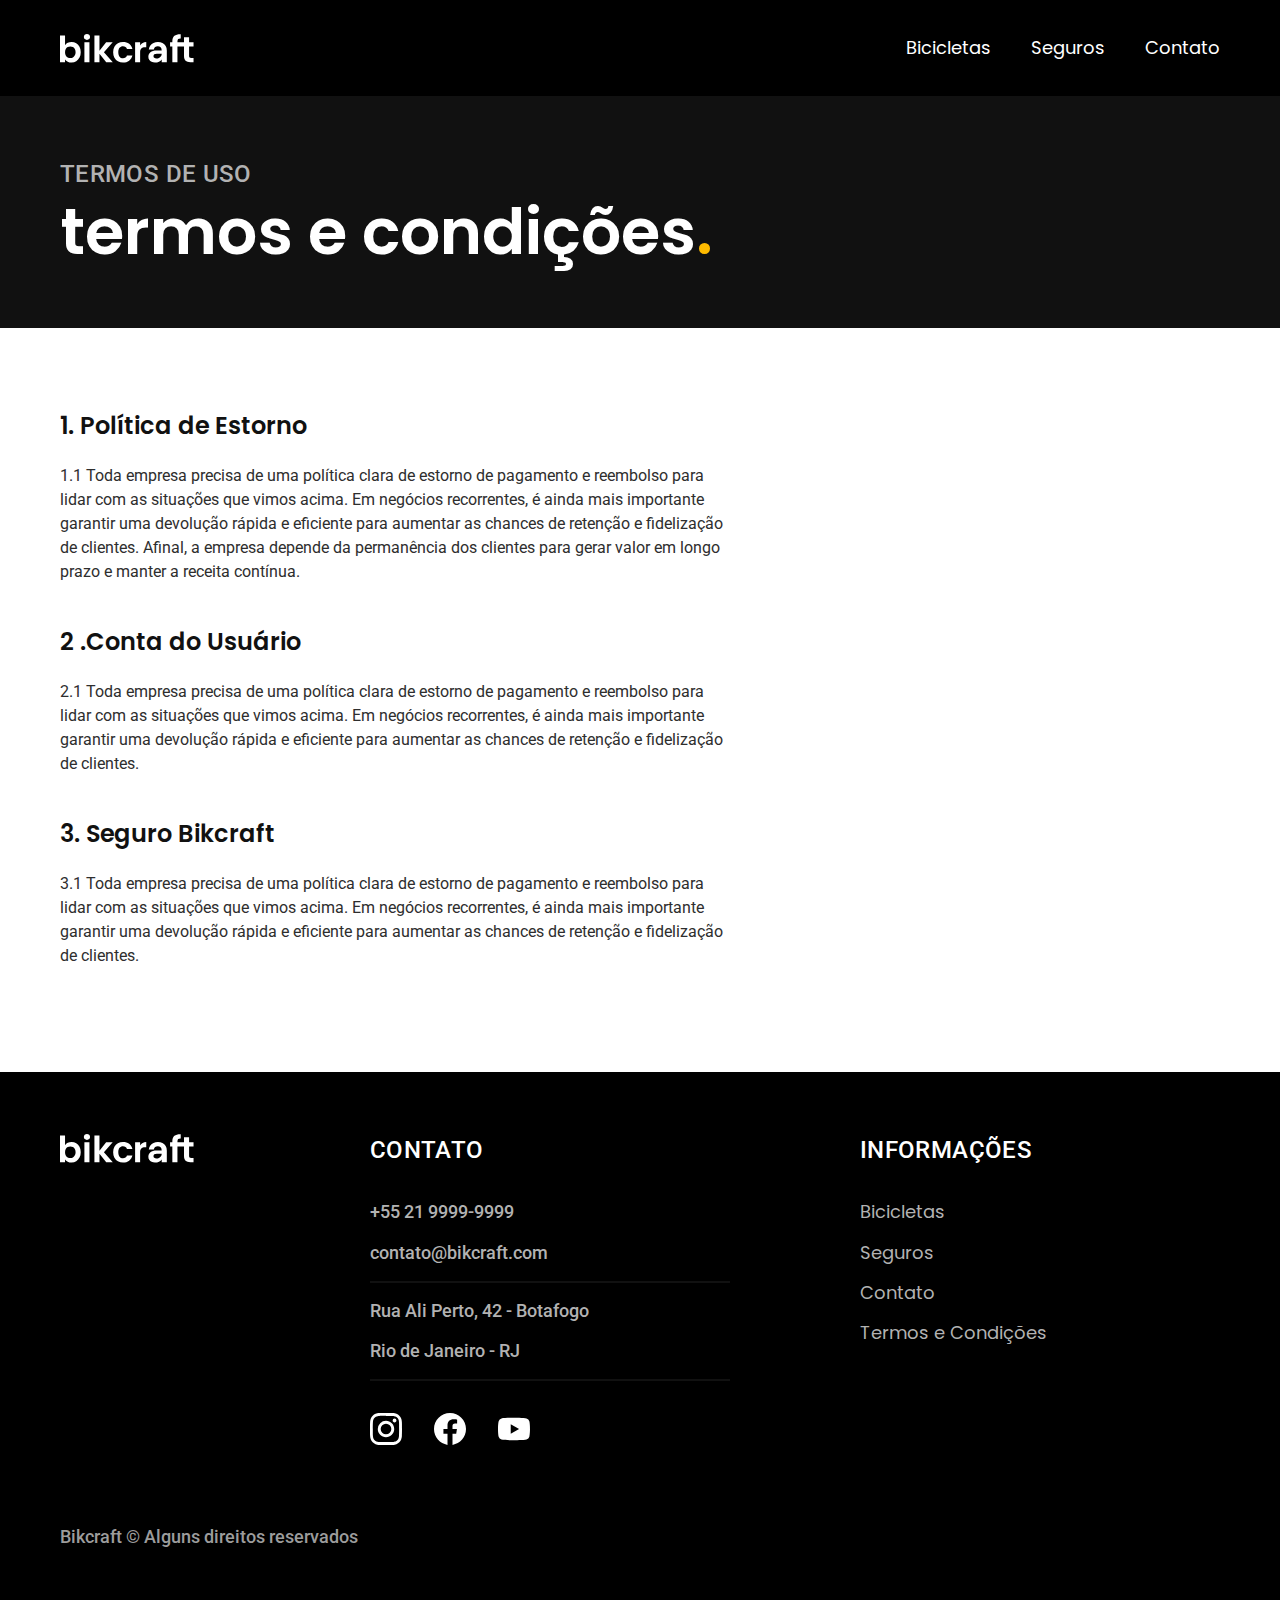
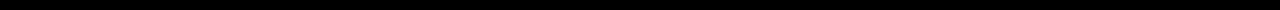
<file: img/bikecraft/orcamento.html>
<!DOCTYPE html>
<html lang="pt-br">

<head>
    <meta charset="UTF-8">
    <meta name="viewport" content="width=device-width, inital-scale=1.0">
    <title>Orçamento | Bikcraft </title>
    <meta name="description" content="Termos e Condições.">
    <link rel="stylesheet" href="./css/style.css">

    <link rel="preconnect" href="https://fonts.googleapis.com">
    <link rel="preconnect" href="https://fonts.gstatic.com" crossorigin>
    <link href="https://fonts.googleapis.com/css2?family=Merriweather:ital,wght@1,900&family=Poppins:wght@400;600&family=Roboto:wght@400;500&display=swap" rel="stylesheet">
</head>

<body id="termos">
    <header class="header-bg">
        <div class="header container">
            <a href="./index.html">
                <img src="./img/bikcraft.svg" alt="bikcraft">
            </a>
            <nav aria-label="primaria">
                <ul class="header-menu font-1-m cor-0">
                    <li><a href="./bicicletas.html">Bicicletas</a>
                    </li>
                    <li><a href="./seguros.html">Seguros</a></li>
                    <li><a href="./contato.html">Contato</a></li>
                </ul>
            </nav>
        </div>
    </header>

    <main>
        <div class="titulo-bg">
            <div class="titulo container">
                <p class="font-2-l-b cor-5">Termos de Uso</p>
                <h1 class="font-1-xxl cor-0">termos e condições<span class="cor-p1">.</span></h1>
            </div>
        </div>

        <div class="termos font-2-s cor-10 container">
            <h2 class="font-1-l cor-11">1. Política de Estorno</h2>
            <p>1.1 Toda empresa precisa de uma política clara de estorno de pagamento e reembolso para lidar com as situações que vimos acima. Em negócios recorrentes, é ainda mais importante garantir uma devolução rápida e eficiente para aumentar as chances de retenção e fidelização de clientes. Afinal, a empresa depende da permanência dos clientes para gerar valor em longo prazo e manter a receita contínua.</p>
            <h2 class="font-1-l cor-11">2 .Conta do Usuário</h2>
            <p>2.1 Toda empresa precisa de uma política clara de estorno de pagamento e reembolso para lidar com as situações que vimos acima. Em negócios recorrentes, é ainda mais importante garantir uma devolução rápida e eficiente para aumentar as chances de retenção e fidelização de clientes. </p>
            <h2 class="font-1-l cor-11">3. Seguro Bikcraft</h2>
            <p>3.1 Toda empresa precisa de uma política clara de estorno de pagamento e reembolso para lidar com as situações que vimos acima. Em negócios recorrentes, é ainda mais importante garantir uma devolução rápida e eficiente para aumentar as chances de retenção e fidelização de clientes.</p>

        </div>
    </main>

    <footer class="footer-bg">
        <div class="footer container">
            <img src="./img/bikcraft.svg" alt="Bikcraft">
            <div class="footer-contato">
                <h3 class="font-2-l-b cor-0">Contato</h3>
                <ul class="font-2-m cor-5">
                    <li><a href="tel:+55 21 9999-9999">+55 21 9999-9999</a></li>
                    <li><a href="mailto:contato@bikcraft.com">contato@bikcraft.com</a></li>
                    <li>Rua Ali Perto, 42 - Botafogo</li>
                    <li>Rio de Janeiro - RJ</li>
                </ul>
                <div class="footer-redes">
                    <a href="./"><img src="./img/redes/instagram.svg" alt="Instagram"></a>

                    <a href="./"><img src="./img/redes/facebook.svg" alt="Facebook"></a>

                    <a href="./"><img src="./img/redes/youtube.svg" alt="Youtube"></a>
                </div>
            </div>
            <div class="footer-informacoes">
                <h3 class="font-2-l-b cor-0">Informações</h3>
                <nav>
                    <ul class="font-1-m cor-5">
                        <li><a href="./bicicletas.html">Bicicletas</a></li>
                        <li><a href="./seguros.html">Seguros</a></li>
                        <li><a href="./contato.html">Contato</a></li>
                        <li><a href="./termos.html">Termos e Condições</a></li>
                    </ul>
                </nav>
            </div>
            <p class="footer-copy font-2-m cor-6">Bikcraft © Alguns direitos reservados</p>
        </div>


    </footer>
</body>
</file>
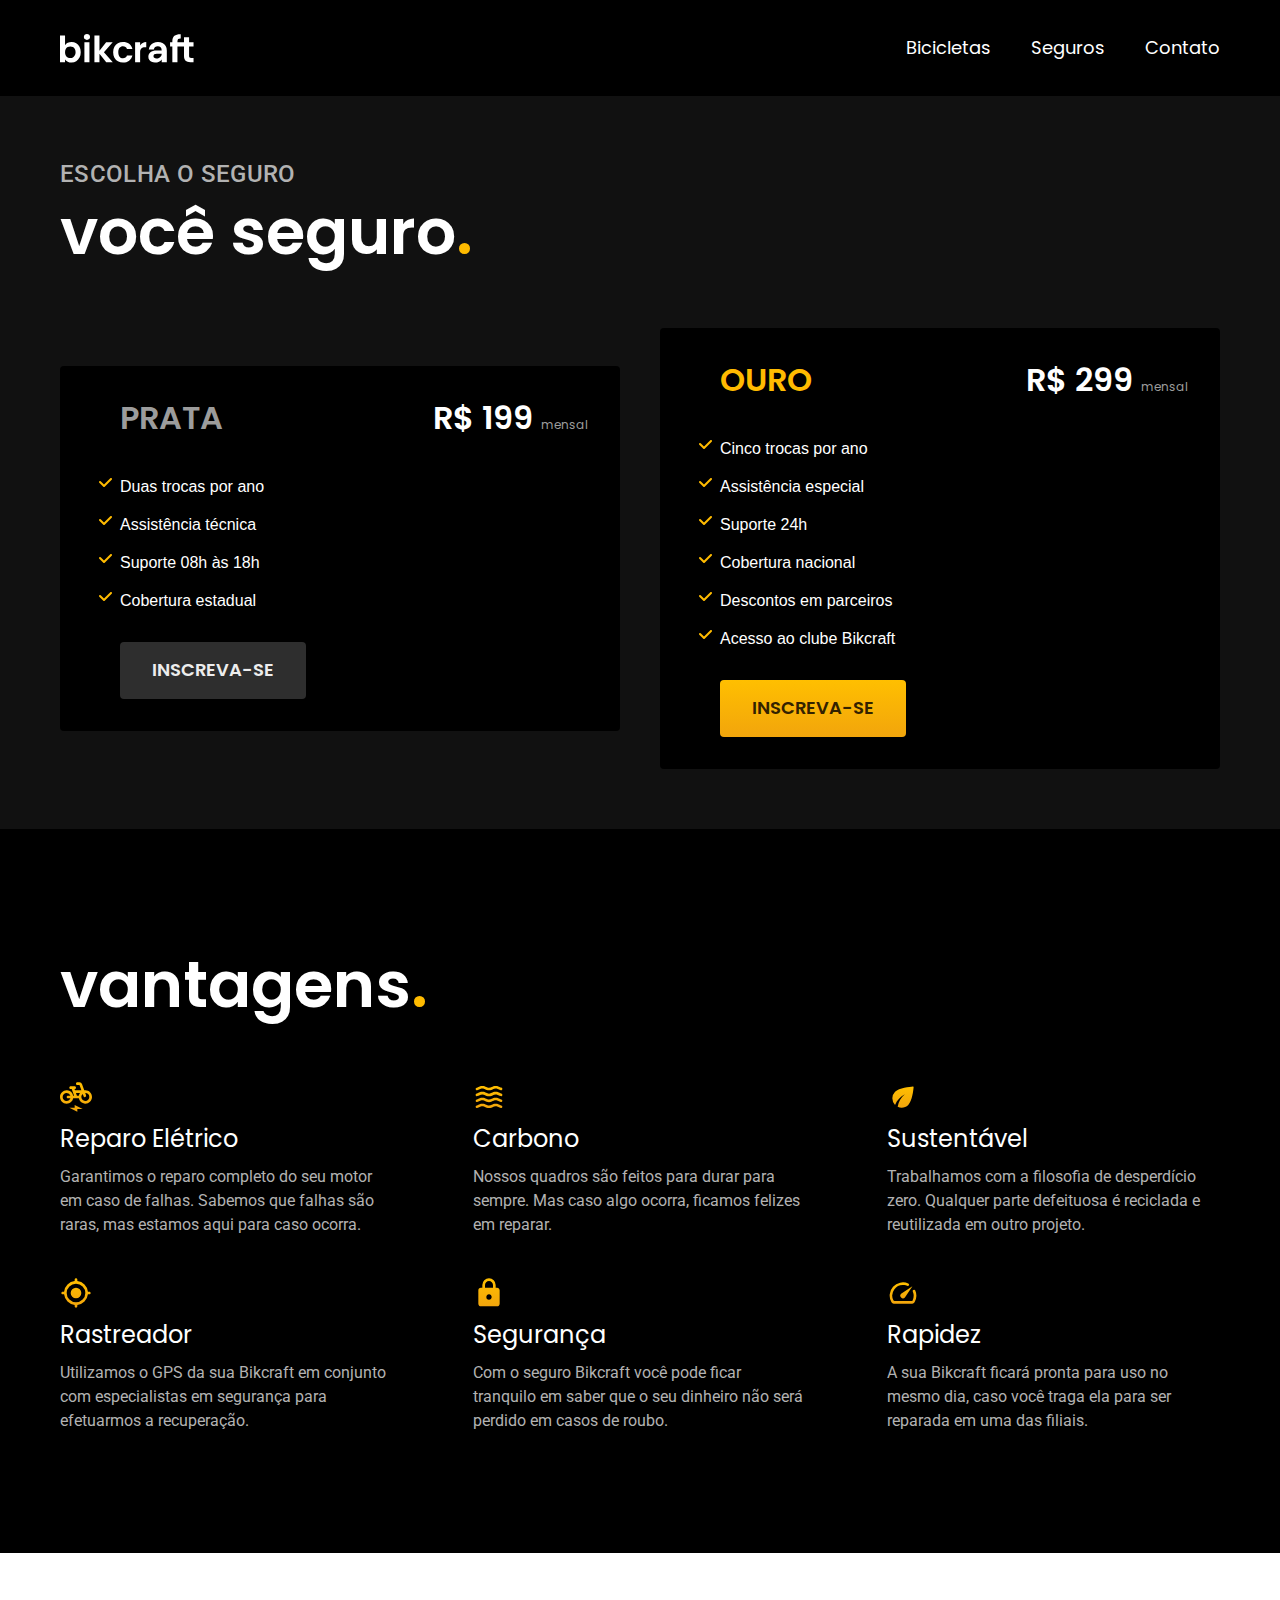
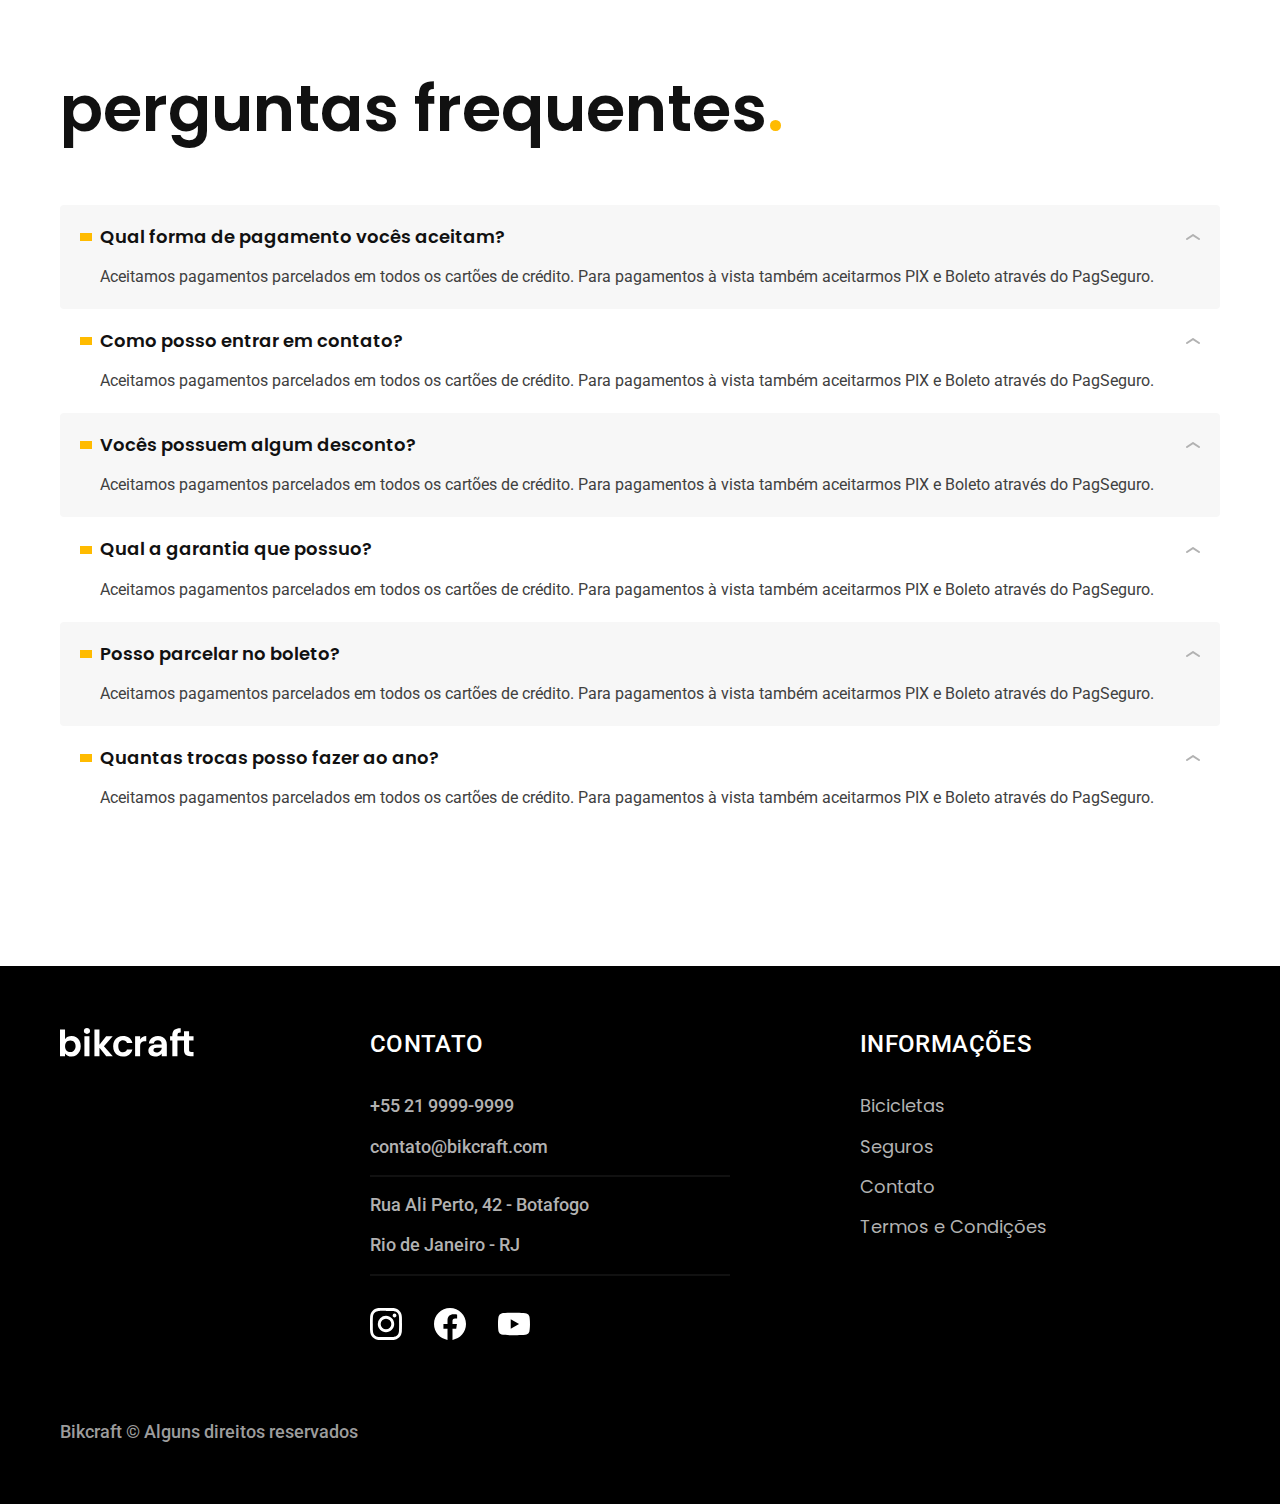
<file: img/bikecraft/seguros.html>
<!DOCTYPE html>
<html lang="pt-br">

<head>
    <meta charset="UTF-8">
    <meta name="viewport" content="width=device-width, inital-scale=1.0">
    <title>Seguros | Bikcraft </title>
    <meta name="description" content="seguros.">
    <link rel="stylesheet" href="./css/style.css">

    <link rel="preconnect" href="https://fonts.googleapis.com">
    <link rel="preconnect" href="https://fonts.gstatic.com" crossorigin>
    <link href="https://fonts.googleapis.com/css2?family=Merriweather:ital,wght@1,900&family=Poppins:wght@400;600&family=Roboto:wght@400;500&display=swap" rel="stylesheet">
</head>

<body id="seguros">
    <header class="header-bg">
        <div class="header container">
            <a href="./index.html">
                <img src="./img/bikcraft.svg" alt="bikcraft">
            </a>
            <nav aria-label="primaria">
                <ul class="header-menu font-1-m cor-0">
                    <li><a href="./bicicletas.html">Bicicletas</a>
                    </li>
                    <li><a href="./seguros.html">Seguros</a></li>
                    <li><a href="./contato.html">Contato</a></li>
                </ul>
            </nav>
        </div>
    </header>

    <main class="seguros-bg">
        <div class="titulo-bg">
            <div class="titulo container">
                <p class="font-2-l-b cor-5">escolha o seguro</p>
                <h1 class="font-1-xxl cor-0">você seguro<span class="cor-p1">.</span></h1>
            </div>
        </div>

        <div class="seguros container">
            <div class="seguros-item">
                <h3 class="font-1-xl cor-6">PRATA</h3>
                <span class="font-1-xl cor-0">R$ 199 <span class="font-1-xs cor-6">mensal</span></span>
                <ul class="font-2m cor-0">
                    <li>Duas trocas por ano</li>
                    <li>Assistência técnica</li>
                    <li>Suporte 08h às 18h</li>
                    <li>Cobertura estadual</li>
                </ul>
                <a class="botao secundario" href="./orcamento">Inscreva-se</a>
            </div>
            <div class="seguros-item">
                <h3 class="font-1-xl cor-p1">OURO</h3>
                <span class="font-1-xl cor-0">R$ 299 <span class="font-1-xs cor-6">mensal</span></span>
                <ul class="font-2m cor-0">
                    <li>Cinco trocas por ano</li>
                    <li>Assistência especial</li>
                    <li>Suporte 24h</li>
                    <li>Cobertura nacional</li>
                    <li>Descontos em parceiros</li>
                    <li>Acesso ao clube Bikcraft</li>
                </ul>
                <a class="botao" href="./orcamento">Inscreva-se</a>
            </div>
        </div>
    </main>

    <article class="vantagens-bg">
        <div class="vantagens container">
            <h2 class="font-1-xxl cor-0">vantagens<span class="cor-p1">.</span></h2>
            <ul>
                <li>
                    <img src="./img/icones/eletrica.svg" alt="">
                    <h3 class="font-1-l cor-0">Reparo Elétrico</h3>
                    <p class="font-2-s cor-5">Garantimos o reparo completo do seu motor em caso de falhas. Sabemos que falhas são raras, mas estamos aqui para caso ocorra.</p> 
                </li>

                <li>
                    <img src="./img/icones/carbono.svg" alt="">
                    <h3 class="font-1-l cor-0">Carbono</h3>
                    <p class="font-2-s cor-5">Nossos quadros são feitos para durar para sempre. Mas caso algo ocorra, ficamos felizes em reparar.</p> 
                </li>

                <li>
                    <img src="./img/icones/sustentavel.svg" alt="">
                    <h3 class="font-1-l cor-0">Sustentável</h3>
                    <p class="font-2-s cor-5">Trabalhamos com a filosofia de desperdício zero. Qualquer parte defeituosa é reciclada e reutilizada em outro projeto.</p> 
                </li>

                <li>
                    <img src="./img/icones/rastreador.svg" alt="">
                    <h3 class="font-1-l cor-0">Rastreador</h3>
                    <p class="font-2-s cor-5">Utilizamos o GPS da sua Bikcraft em conjunto com especialistas em segurança para efetuarmos a recuperação.</p> 
                </li>

                <li>
                    <img src="./img/icones/seguro.svg" alt="">
                    <h3 class="font-1-l cor-0">Segurança</h3>
                    <p class="font-2-s cor-5">Com o seguro Bikcraft você pode ficar tranquilo em saber que o seu dinheiro não será perdido em casos de roubo.</p> 
                </li>

                <li>
                    <img src="./img/icones/velocidade.svg" alt="">
                    <h3 class="font-1-l cor-0">Rapidez</h3>
                    <p class="font-2-s cor-5">A sua Bikcraft ficará pronta para uso no mesmo dia, caso você traga ela para ser reparada em uma das filiais.</p> 
                </li>
            </ul>
        </div>
    </article>

    <article class="perguntas container">
        <h2 class="font-1-xxl">perguntas frequentes<span class="cor-p1">.</span></h2>
        <dl>
           <div>
                <dt class="font-1-m-b">Qual forma de pagamento vocês aceitam?</dt>
                <dd class="font-2-s cor-9">Aceitamos pagamentos parcelados em todos os cartões de crédito. Para pagamentos à vista também aceitarmos PIX e Boleto através do PagSeguro.</dd>
            </div>
            <div>
                <dt class="font-1-m-b">Como posso entrar em contato?</dt>
                <dd class="font-2-s cor-9">Aceitamos pagamentos parcelados em todos os cartões de crédito. Para pagamentos à vista também aceitarmos PIX e Boleto através do PagSeguro.</dd>
            </div>
            <div>
                <dt class="font-1-m-b">Vocês possuem algum desconto?</dt>
                <dd class="font-2-s cor-9">Aceitamos pagamentos parcelados em todos os cartões de crédito. Para pagamentos à vista também aceitarmos PIX e Boleto através do PagSeguro.</dd>
            </div> 
            <div>
                <dt class="font-1-m-b">Qual a garantia que possuo?</dt>
                <dd class="font-2-s cor-9">Aceitamos pagamentos parcelados em todos os cartões de crédito. Para pagamentos à vista também aceitarmos PIX e Boleto através do PagSeguro.</dd>
            </div>
            <div>
                <dt class="font-1-m-b">Posso parcelar no boleto?</dt>
                <dd class="font-2-s cor-9">Aceitamos pagamentos parcelados em todos os cartões de crédito. Para pagamentos à vista também aceitarmos PIX e Boleto através do PagSeguro.</dd>
            </div> 
            <div>
                <dt class="font-1-m-b">Quantas trocas posso fazer ao ano?</dt>
                <dd class="font-2-s cor-9">Aceitamos pagamentos parcelados em todos os cartões de crédito. Para pagamentos à vista também aceitarmos PIX e Boleto através do PagSeguro.</dd>
            </div> 
        </dl>
    </article>

    <footer class="footer-bg">
        <div class="footer container">
            <img src="./img/bikcraft.svg" alt="Bikcraft">
            <div class="footer-contato">
                <h3 class="font-2-l-b cor-0">Contato</h3>
                <ul class="font-2-m cor-5">
                    <li><a href="tel:+55 21 9999-9999">+55 21 9999-9999</a></li>
                    <li><a href="mailto:contato@bikcraft.com">contato@bikcraft.com</a></li>
                    <li>Rua Ali Perto, 42 - Botafogo</li>
                    <li>Rio de Janeiro - RJ</li>
                </ul>
                <div class="footer-redes">
                    <a href="./"><img src="./img/redes/instagram.svg" alt="Instagram"></a>

                    <a href="./"><img src="./img/redes/facebook.svg" alt="Facebook"></a>

                    <a href="./"><img src="./img/redes/youtube.svg" alt="Youtube"></a>
                </div>
            </div>
            <div class="footer-informacoes">
                <h3 class="font-2-l-b cor-0">Informações</h3>
                <nav>
                    <ul class="font-1-m cor-5">
                        <li><a href="./bicicletas.html">Bicicletas</a></li>
                        <li><a href="./seguros.html">Seguros</a></li>
                        <li><a href="./contato.html">Contato</a></li>
                        <li><a href="./termos.html">Termos e Condições</a></li>
                    </ul>
                </nav>
            </div>
            <p class="footer-copy font-2-m cor-6">Bikcraft © Alguns direitos reservados</p>
        </div>


    </footer>
</body>
</file>
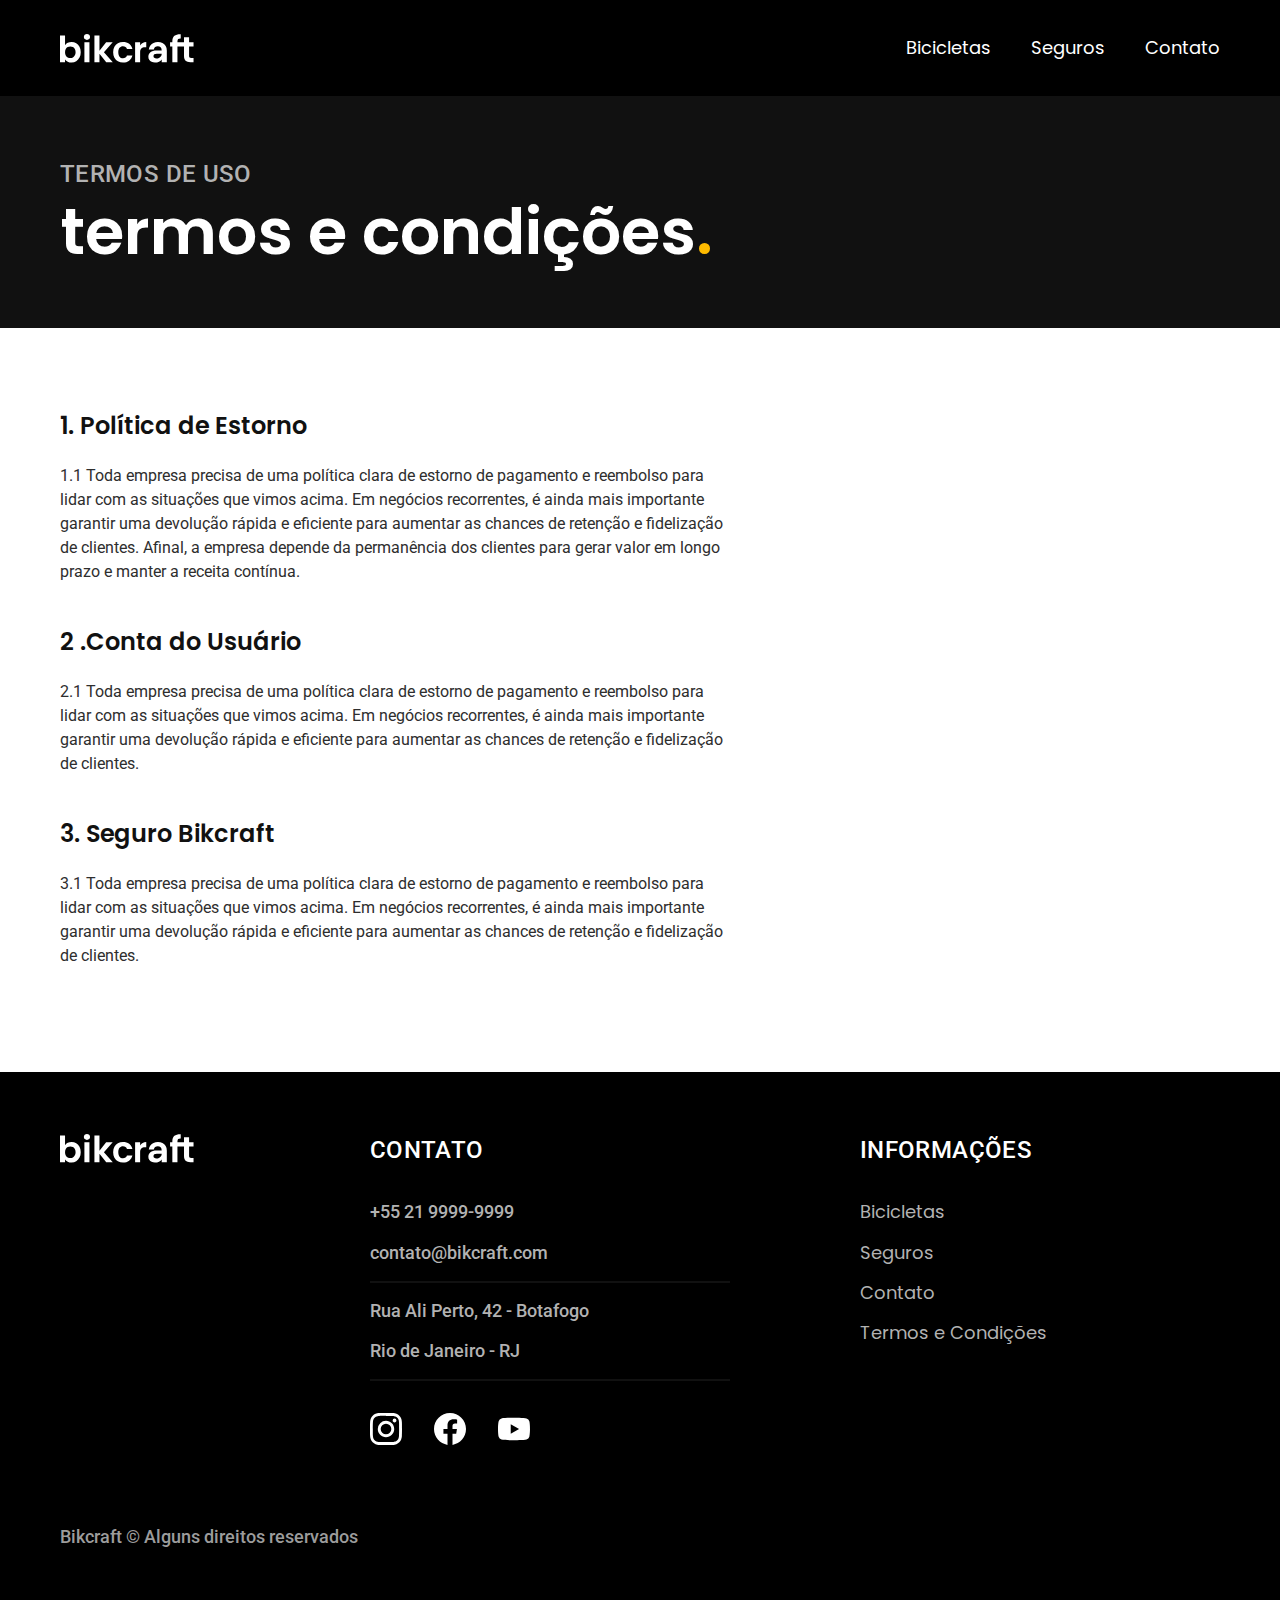
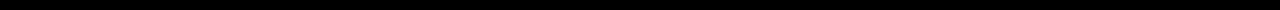
<file: img/bikecraft/termos.html>
<!DOCTYPE html>
<html lang="pt-br">

<head>
    <meta charset="UTF-8">
    <meta name="viewport" content="width=device-width, inital-scale=1.0">
    <title>Termos e Condições | Bikcraft </title>
    <meta name="description" content="Termos e Condições.">
    <link rel="stylesheet" href="./css/style.css">

    <link rel="preconnect" href="https://fonts.googleapis.com">
    <link rel="preconnect" href="https://fonts.gstatic.com" crossorigin>
    <link href="https://fonts.googleapis.com/css2?family=Merriweather:ital,wght@1,900&family=Poppins:wght@400;600&family=Roboto:wght@400;500&display=swap" rel="stylesheet">
</head>

<body id="termos">
    <header class="header-bg">
        <div class="header container">
            <a href="./index.html">
                <img src="./img/bikcraft.svg" alt="bikcraft">
            </a>
            <nav aria-label="primaria">
                <ul class="header-menu font-1-m cor-0">
                    <li><a href="./bicicletas.html">Bicicletas</a>
                    </li>
                    <li><a href="./seguros.html">Seguros</a></li>
                    <li><a href="./contato.html">Contato</a></li>
                </ul>
            </nav>
        </div>
    </header>

    <main>
        <div class="titulo-bg">
            <div class="titulo container">
                <p class="font-2-l-b cor-5">Termos de Uso</p>
                <h1 class="font-1-xxl cor-0">termos e condições<span class="cor-p1">.</span></h1>
            </div>
        </div>

        <div class="termos font-2-s cor-10 container">
            <h2 class="font-1-l cor-11">1. Política de Estorno</h2>
            <p>1.1 Toda empresa precisa de uma política clara de estorno de pagamento e reembolso para lidar com as situações que vimos acima. Em negócios recorrentes, é ainda mais importante garantir uma devolução rápida e eficiente para aumentar as chances de retenção e fidelização de clientes. Afinal, a empresa depende da permanência dos clientes para gerar valor em longo prazo e manter a receita contínua.</p>
            <h2 class="font-1-l cor-11">2 .Conta do Usuário</h2>
            <p>2.1 Toda empresa precisa de uma política clara de estorno de pagamento e reembolso para lidar com as situações que vimos acima. Em negócios recorrentes, é ainda mais importante garantir uma devolução rápida e eficiente para aumentar as chances de retenção e fidelização de clientes. </p>
            <h2 class="font-1-l cor-11">3. Seguro Bikcraft</h2>
            <p>3.1 Toda empresa precisa de uma política clara de estorno de pagamento e reembolso para lidar com as situações que vimos acima. Em negócios recorrentes, é ainda mais importante garantir uma devolução rápida e eficiente para aumentar as chances de retenção e fidelização de clientes.</p>

        </div>
    </main>

    <footer class="footer-bg">
        <div class="footer container">
            <img src="./img/bikcraft.svg" alt="Bikcraft">
            <div class="footer-contato">
                <h3 class="font-2-l-b cor-0">Contato</h3>
                <ul class="font-2-m cor-5">
                    <li><a href="tel:+55 21 9999-9999">+55 21 9999-9999</a></li>
                    <li><a href="mailto:contato@bikcraft.com">contato@bikcraft.com</a></li>
                    <li>Rua Ali Perto, 42 - Botafogo</li>
                    <li>Rio de Janeiro - RJ</li>
                </ul>
                <div class="footer-redes">
                    <a href="./"><img src="./img/redes/instagram.svg" alt="Instagram"></a>

                    <a href="./"><img src="./img/redes/facebook.svg" alt="Facebook"></a>

                    <a href="./"><img src="./img/redes/youtube.svg" alt="Youtube"></a>
                </div>
            </div>
            <div class="footer-informacoes">
                <h3 class="font-2-l-b cor-0">Informações</h3>
                <nav>
                    <ul class="font-1-m cor-5">
                        <li><a href="./bicicletas.html">Bicicletas</a></li>
                        <li><a href="./seguros.html">Seguros</a></li>
                        <li><a href="./contato.html">Contato</a></li>
                        <li><a href="./termos.html">Termos e Condições</a></li>
                    </ul>
                </nav>
            </div>
            <p class="footer-copy font-2-m cor-6">Bikcraft © Alguns direitos reservados</p>
        </div>


    </footer>
</body>
</file>
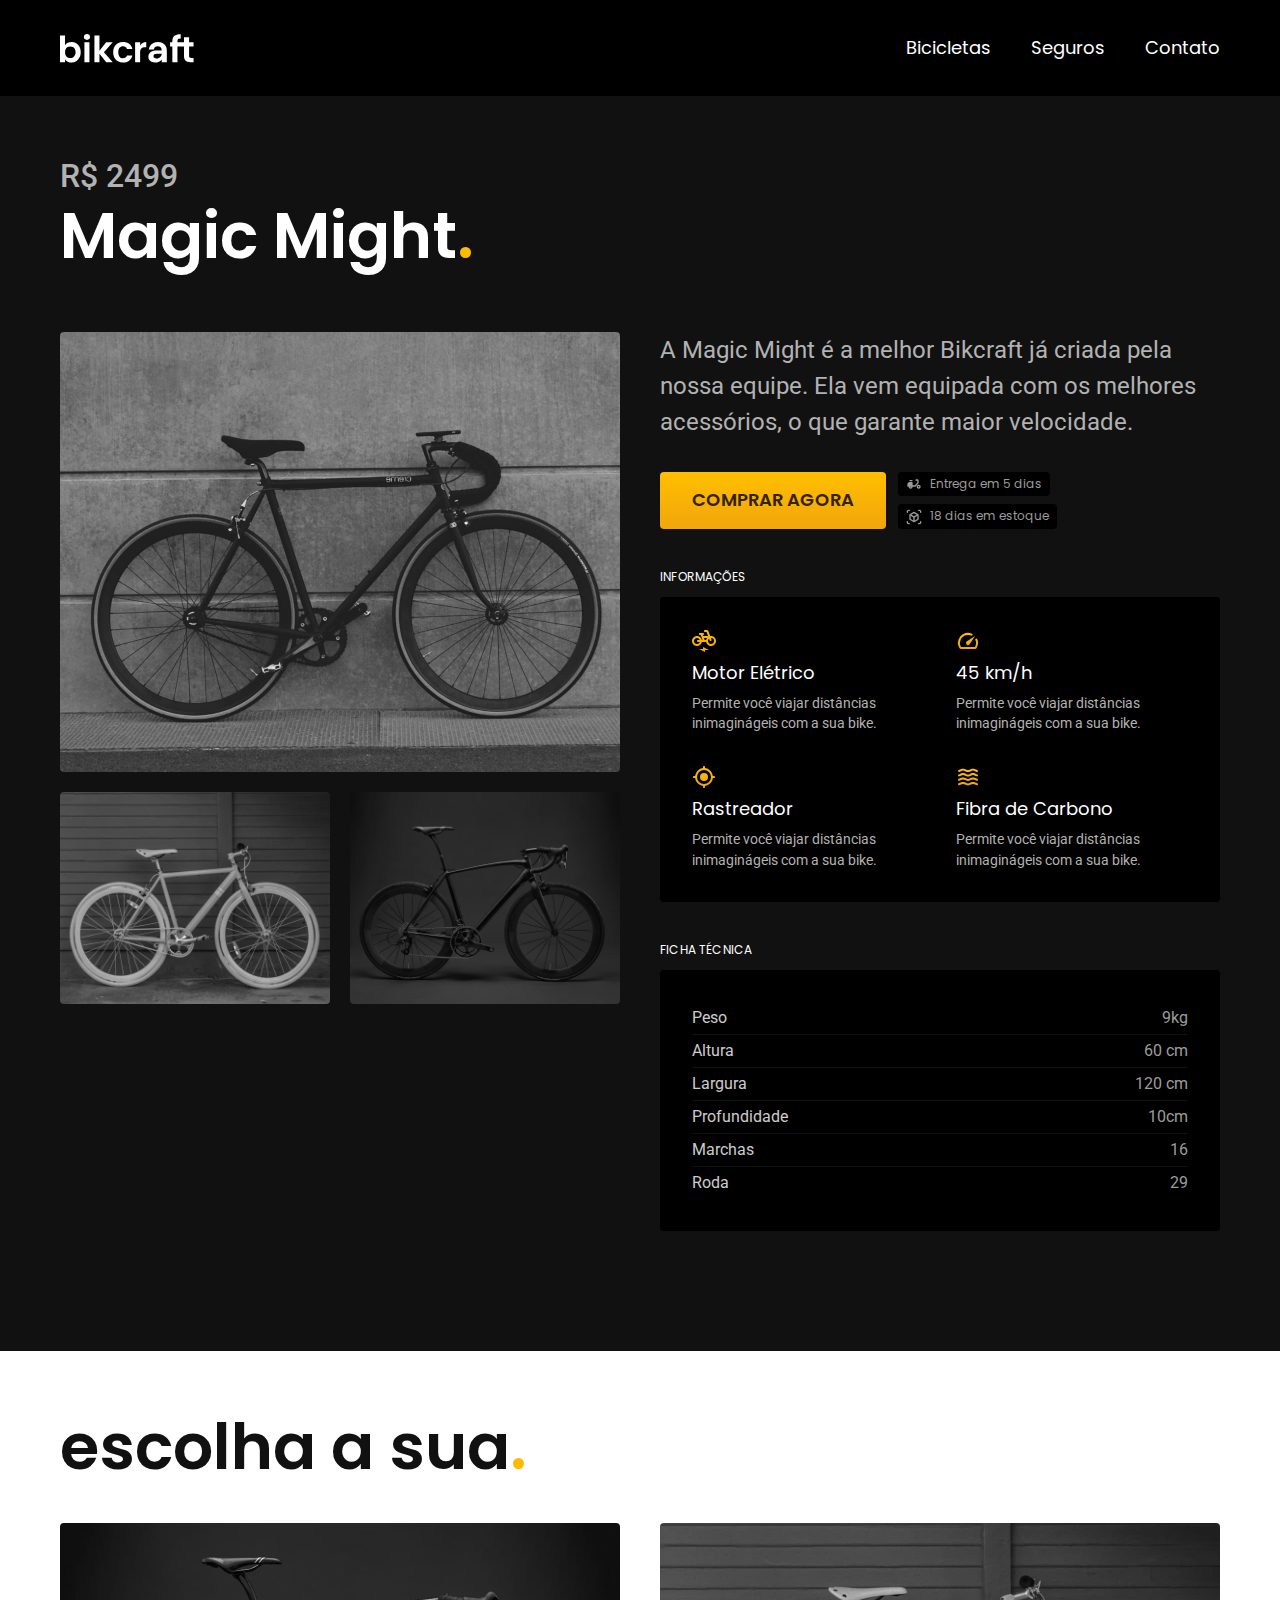
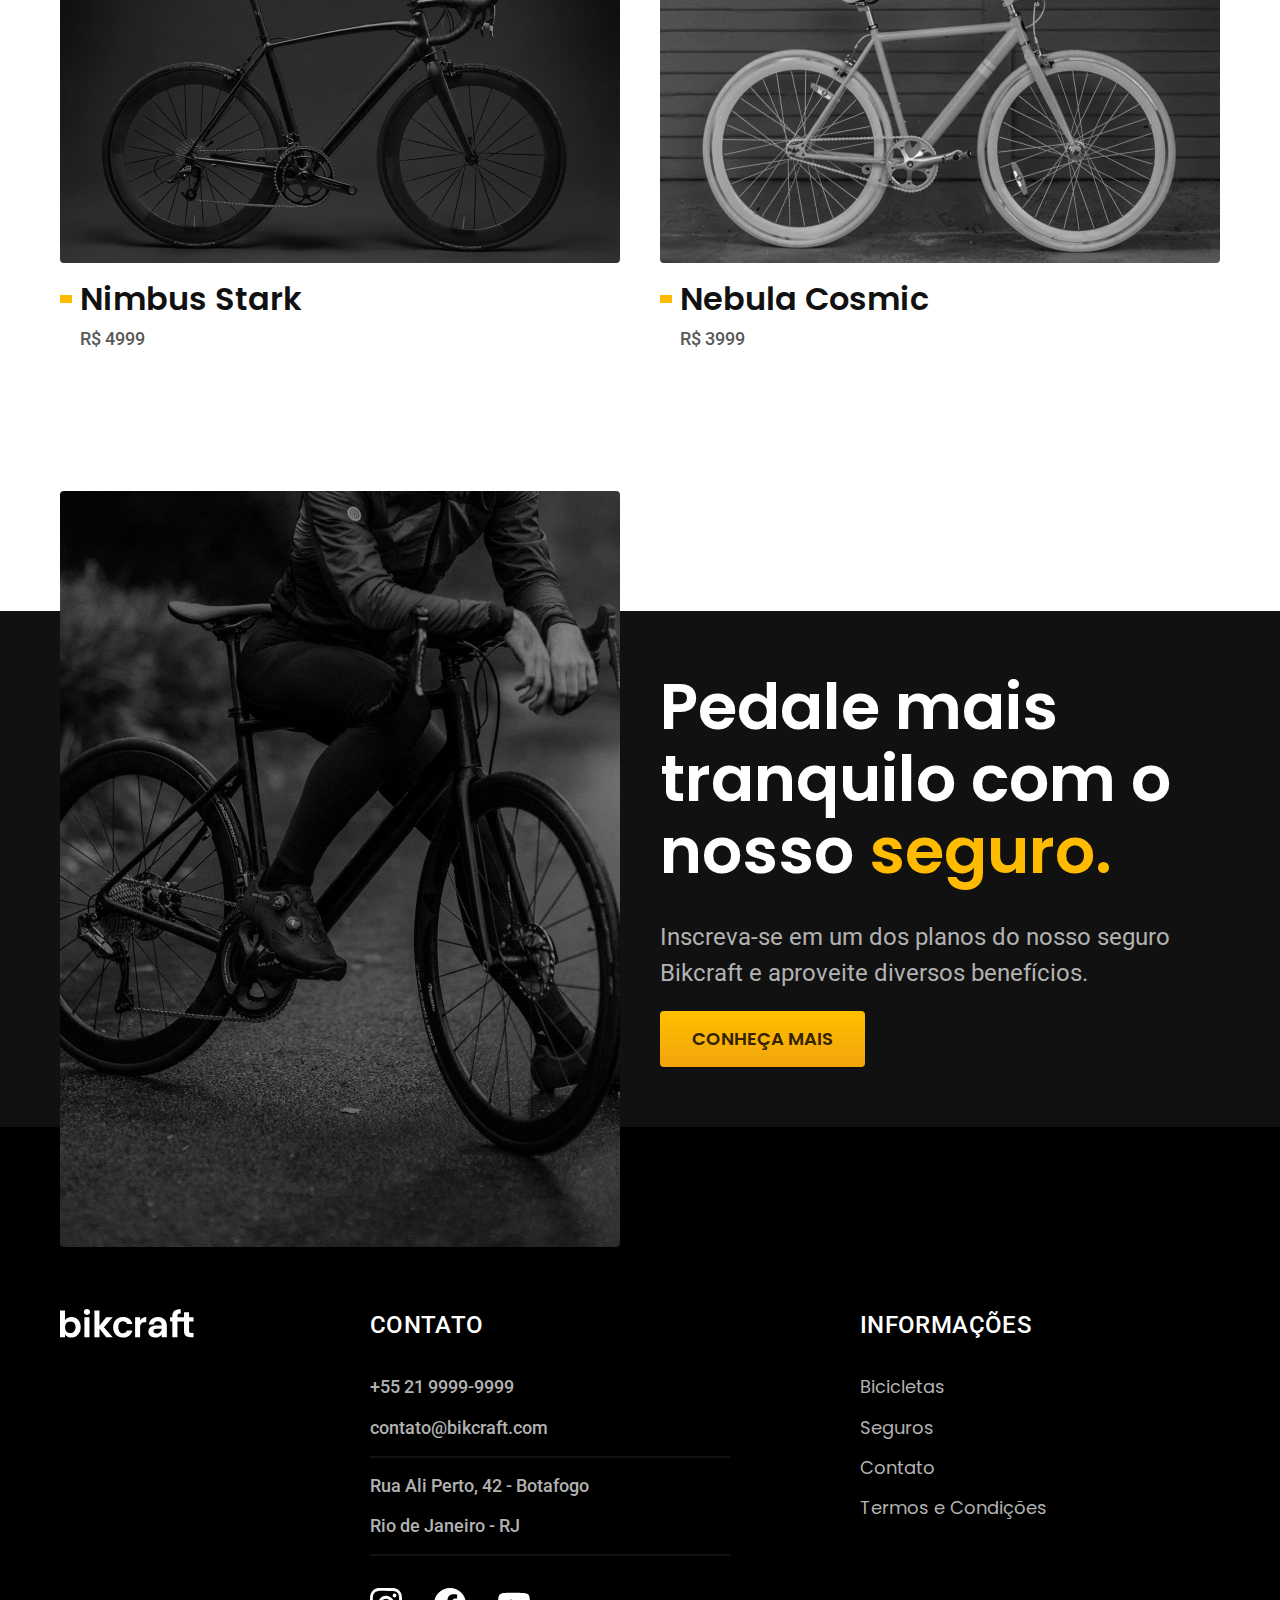
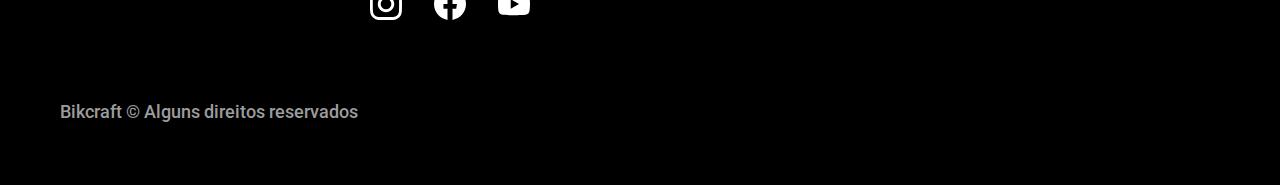
<file: img/bikecraft/bicicletas/magic.html>
<!DOCTYPE html>
<html lang="pt-br">

<head>
    <meta charset="UTF-8">
    <meta name="viewport" content="width=device-width, inital-scale=1.0">
    <title>Magic | Bikcraft </title>
    <meta name="description" content="Termos e Condições.">
    <link rel="stylesheet" href="../css/style.css">

    <link rel="preconnect" href="https://fonts.googleapis.com">
    <link rel="preconnect" href="https://fonts.gstatic.com" crossorigin>
    <link href="https://fonts.googleapis.com/css2?family=Merriweather:ital,wght@1,900&family=Poppins:wght@400;600&family=Roboto:wght@400;500&display=swap" rel="stylesheet">
</head>

<body id="bicicleta">
    <header class="header-bg">
        <div class="header container">
            <a href="../index.html">
                <img src="../img/bikcraft.svg" alt="bikcraft">
            </a>
            <nav aria-label="primaria">
                <ul class="header-menu font-1-m cor-0">
                    <li><a href="../bicicletas.html">Bicicletas</a>
                    </li>
                    <li><a href="../seguros.html">Seguros</a></li>
                    <li><a href="../contato.html">Contato</a></li>
                </ul>
            </nav>
        </div>
    </header>

    <main class="titulo-bg">
        <div>
            <div class="titulo container">
                <p class="font-2-xl cor-5">R$ 2499</p>
                <h1 class="font-1-xxl cor-0">Magic Might<span class="cor-p1">.</span></h1>
            </div>
        </div>
        <div class="bicicleta container">
            <div class="bicicleta-imagens">
                <img src="../img/bicicleta/nimbus2.jpg" alt="">
                <img src="../img/bicicleta/nimbus3.jpg" alt="">
                <img src="../img/bicicleta/nimbus1.jpg" alt="">


            </div>
            <div class="bicicleta-conteudo">
                <p class="font-2-l cor-5">A Magic Might é a melhor Bikcraft já criada pela nossa equipe. Ela vem equipada com os melhores acessórios, o que garante maior velocidade.</p>
                <div class="bicicleta-comprar">
                    <a class="botao" href="../orcamento.html">Comprar Agora</a>
                    <span class="font-1-xs cor-6"> <img src="../img/icones/entrega.svg" alt="">Entrega em 5 dias</span>
                    <span class="font-1-xs cor-6"> <img src="../img/icones/estoque.svg" alt="">18 dias em estoque</span>
                </div>

                <h2 class="font-1-xs cor-0">Informações</h2>
                <ul class="bicicleta-informacoes">
                    <li>
                        <img src="../img/icones/eletrica.svg" alt="">
                        <h3 class="font-1-m cor-0">Motor Elétrico</h3>
                        <p class="font-2-xs cor-5">Permite você viajar distâncias inimaginágeis com a sua bike.</p>
                    </li>
                    <li>
                        <img src="../img/icones/velocidade.svg" alt="">
                        <h3 class="font-1-m cor-0">45 km/h</h3>
                        <p class="font-2-xs cor-5">Permite você viajar distâncias inimaginágeis com a sua bike.</p>
                    </li>
                    <li>
                        <img src="../img/icones/rastreador.svg" alt="">
                        <h3 class="font-1-m cor-0">Rastreador</h3>
                        <p class="font-2-xs cor-5">Permite você viajar distâncias inimaginágeis com a sua bike.</p>
                    </li>
                    <li>
                        <img src="../img/icones/carbono.svg" alt="">
                        <h3 class="font-1-m cor-0">Fibra de Carbono</h3>
                        <p class="font-2-xs cor-5">Permite você viajar distâncias inimaginágeis com a sua bike.</p>
                    </li>
                </ul>
                <h2 class="font-1-xs cor-0">Ficha Técnica</h2>
                <ul class="bicicleta-ficha font-2-s cor-4">
                    <li>Peso <span>9kg</span></li>
                    <li>Altura <span>60 cm</span></li>
                    <li>Largura <span>120 cm</span></li>
                    <li>Profundidade <span>10cm</span></li>
                    <li>Marchas <span>16</span></li>
                    <li>Roda <span>29</span></li>
                </ul>
            </div>
    </main>

    <article class="bicicletas-lista container">
        <h2 class="font-1-xxl">escolha a sua<span class="cor-p1">.</span>
        </h2>

        <ul>
            <li>
                <a href="./nimbus.html">
                    <img src="../img/bicicletas/nimbus.jpg" alt="bicicleta-preta">
                    <h3 class="font-1-xl">Nimbus Stark</h3>
                    <span class="font-2-m cor-8">R$ 4999</span>
                </a>
            </li>

            <li>
                <a href="./nebula.html">
                    <img src="../img/bicicletas/nebula.jpg" alt="bicicleta-preta">
                    <h3 class="font-1-xl">Nebula Cosmic</h3>
                    <span class="font-2-m cor-8">R$ 3999</span>
                </a>
            </li>
        </ul>
    </article>

    <article class="seguro-bg">
        <div class="seguro container">
            <div class="seguro-imagem">
                <img src="../img/fotos/seguros.jpg" alt="Pessoa parada em cima de uma bicicleta.">
            </div>
            <div class="seguro-conteudo">
                <h2 class="font-1-xxl cor-0">Pedale mais tranquilo com o nosso <span class="cor-p1">seguro.</span></h2>
                <p class="font-2-l cor-5">Inscreva-se em um dos planos do nosso seguro Bikcraft e aproveite diversos benefícios.</p>
                <a class="botao" href="../seguros.html">Conheça Mais</a>
            </div>
        </div>
    </article>

    <footer class="footer-bg">
        <div class="footer container">
            <img src="../img/bikcraft.svg" alt="Bikcraft">
            <div class="footer-contato">
                <h3 class="font-2-l-b cor-0">Contato</h3>
                <ul class="font-2-m cor-5">
                    <li><a href="tel:+55 21 9999-9999">+55 21 9999-9999</a></li>
                    <li><a href="mailto:contato@bikcraft.com">contato@bikcraft.com</a></li>
                    <li>Rua Ali Perto, 42 - Botafogo</li>
                    <li>Rio de Janeiro - RJ</li>
                </ul>
                <div class="footer-redes">
                    <a href="../"><img src="../img/redes/instagram.svg" alt="Instagram"></a>

                    <a href="../"><img src="../img/redes/facebook.svg" alt="Facebook"></a>

                    <a href="../"><img src="../img/redes/youtube.svg" alt="Youtube"></a>
                </div>
            </div>
            <div class="footer-informacoes">
                <h3 class="font-2-l-b cor-0">Informações</h3>
                <nav>
                    <ul class="font-1-m cor-5">
                        <li><a href="../bicicletas.html">Bicicletas</a></li>
                        <li><a href="../seguros.html">Seguros</a></li>
                        <li><a href="../contato.html">Contato</a></li>
                        <li><a href="../termos.html">Termos e Condições</a></li>
                    </ul>
                </nav>
            </div>
            <p class="footer-copy font-2-m cor-6">Bikcraft © Alguns direitos reservados</p>
        </div>


    </footer>
</body>
</file>
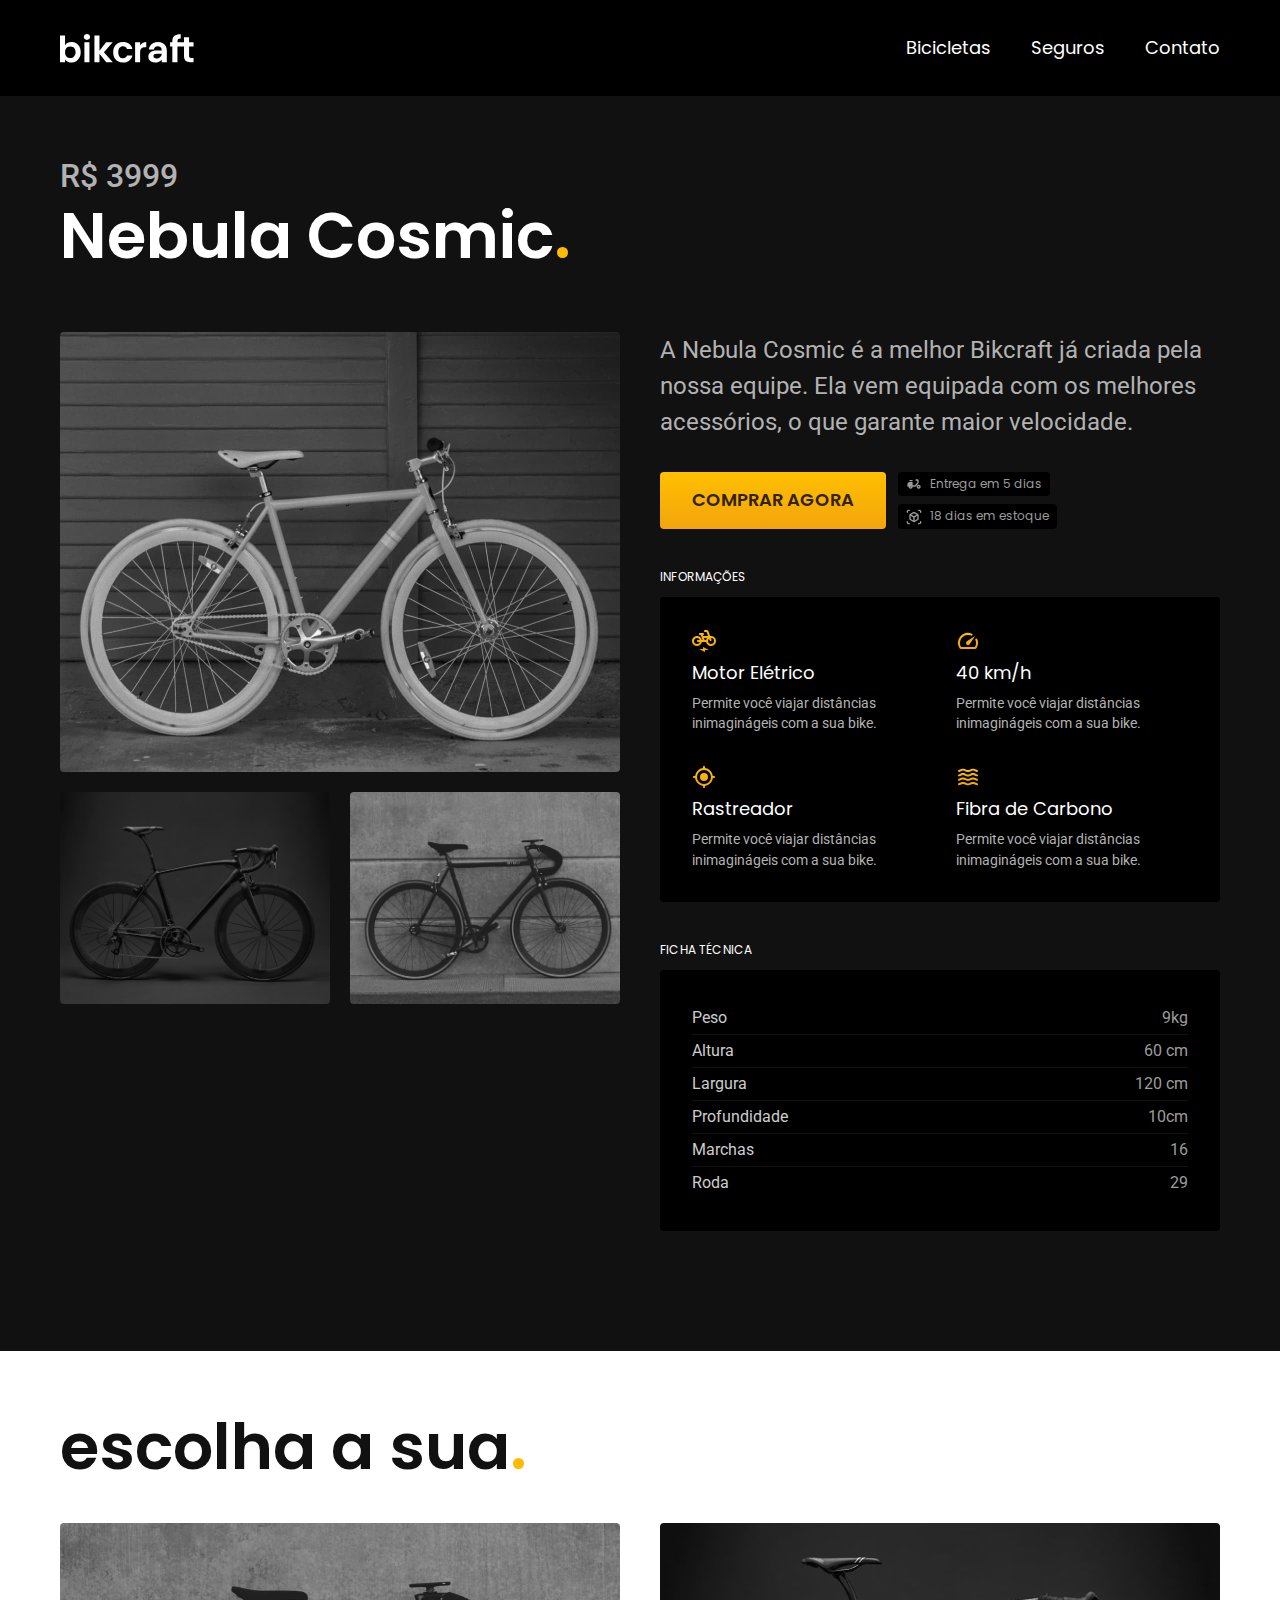
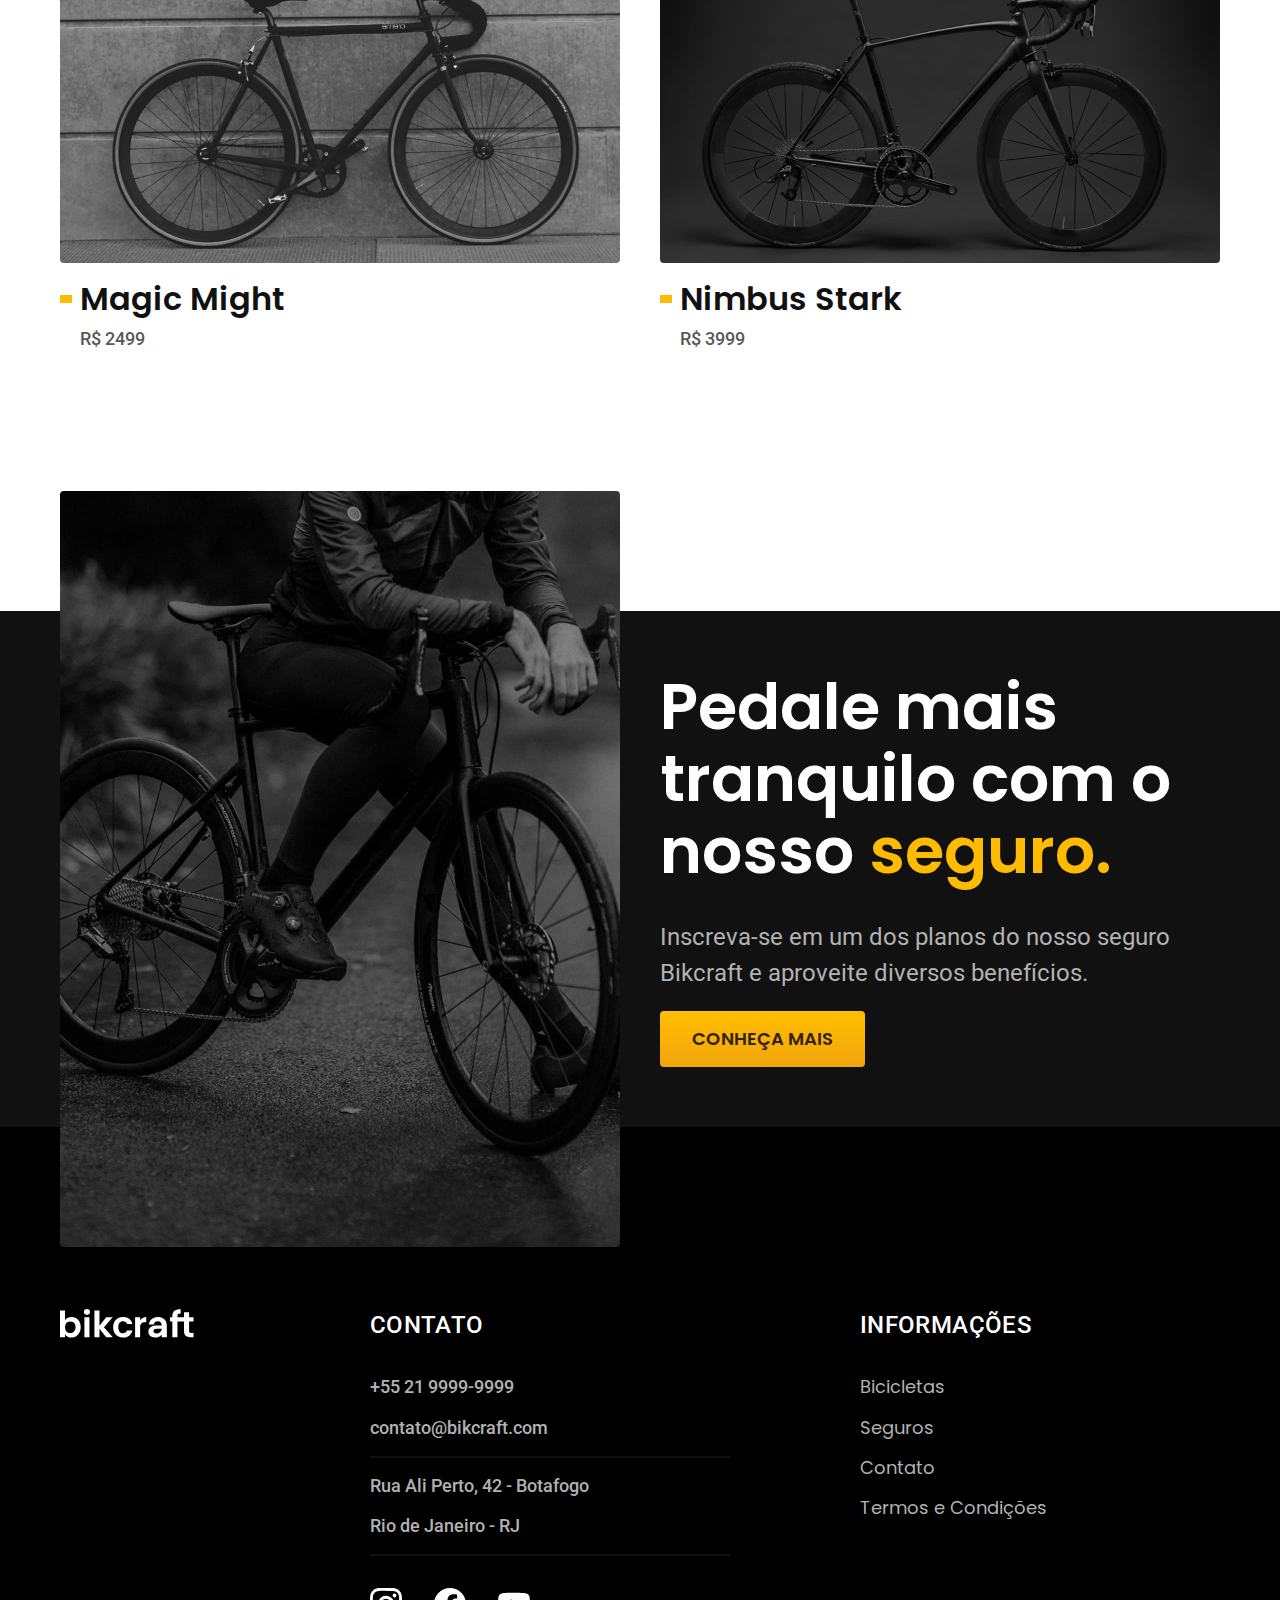
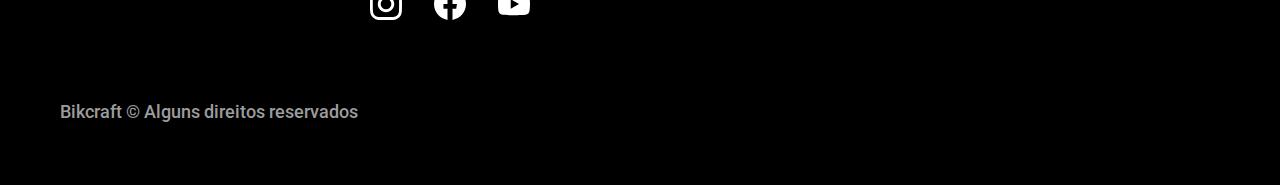
<file: img/bikecraft/bicicletas/nebula.html>
<!DOCTYPE html>
<html lang="pt-br">

<head>
    <meta charset="UTF-8">
    <meta name="viewport" content="width=device-width, inital-scale=1.0">
    <title>Nebula | Bikcraft </title>
    <meta name="description" content="Termos e Condições.">
    <link rel="stylesheet" href="../css/style.css">

    <link rel="preconnect" href="https://fonts.googleapis.com">
    <link rel="preconnect" href="https://fonts.gstatic.com" crossorigin>
    <link href="https://fonts.googleapis.com/css2?family=Merriweather:ital,wght@1,900&family=Poppins:wght@400;600&family=Roboto:wght@400;500&display=swap" rel="stylesheet">
</head>

<body id="bicicleta">
    <header class="header-bg">
        <div class="header container">
            <a href="../index.html">
                <img src="../img/bikcraft.svg" alt="bikcraft">
            </a>
            <nav aria-label="primaria">
                <ul class="header-menu font-1-m cor-0">
                    <li><a href="../bicicletas.html">Bicicletas</a>
                    </li>
                    <li><a href="../seguros.html">Seguros</a></li>
                    <li><a href="../contato.html">Contato</a></li>
                </ul>
            </nav>
        </div>
    </header>

    <main class="titulo-bg">
        <div>
            <div class="titulo container">
                <p class="font-2-xl cor-5">R$ 3999</p>
                <h1 class="font-1-xxl cor-0">Nebula Cosmic<span class="cor-p1">.</span></h1>
            </div>
        </div>
        <div class="bicicleta container">
            <div class="bicicleta-imagens">
                <img src="../img/bicicleta/nimbus3.jpg" alt="">
                <img src="../img/bicicleta/nimbus1.jpg" alt="">
                <img src="../img/bicicleta/nimbus2.jpg" alt="">

            </div>
            <div class="bicicleta-conteudo">
                <p class="font-2-l cor-5">A Nebula Cosmic é a melhor Bikcraft já criada pela nossa equipe. Ela vem equipada com os melhores acessórios, o que garante maior velocidade.</p>
                <div class="bicicleta-comprar">
                    <a class="botao" href="../orcamento.html">Comprar Agora</a>
                    <span class="font-1-xs cor-6"> <img src="../img/icones/entrega.svg" alt="">Entrega em 5 dias</span>
                    <span class="font-1-xs cor-6"> <img src="../img/icones/estoque.svg" alt="">18 dias em estoque</span>
                </div>

                <h2 class="font-1-xs cor-0">Informações</h2>
                <ul class="bicicleta-informacoes">
                    <li>
                        <img src="../img/icones/eletrica.svg" alt="">
                        <h3 class="font-1-m cor-0">Motor Elétrico</h3>
                        <p class="font-2-xs cor-5">Permite você viajar distâncias inimaginágeis com a sua bike.</p>
                    </li>
                    <li>
                        <img src="../img/icones/velocidade.svg" alt="">
                        <h3 class="font-1-m cor-0">40 km/h</h3>
                        <p class="font-2-xs cor-5">Permite você viajar distâncias inimaginágeis com a sua bike.</p>
                    </li>
                    <li>
                        <img src="../img/icones/rastreador.svg" alt="">
                        <h3 class="font-1-m cor-0">Rastreador</h3>
                        <p class="font-2-xs cor-5">Permite você viajar distâncias inimaginágeis com a sua bike.</p>
                    </li>
                    <li>
                        <img src="../img/icones/carbono.svg" alt="">
                        <h3 class="font-1-m cor-0">Fibra de Carbono</h3>
                        <p class="font-2-xs cor-5">Permite você viajar distâncias inimaginágeis com a sua bike.</p>
                    </li>
                </ul>
                <h2 class="font-1-xs cor-0">Ficha Técnica</h2>
                <ul class="bicicleta-ficha font-2-s cor-4">
                    <li>Peso <span>9kg</span></li>
                    <li>Altura <span>60 cm</span></li>
                    <li>Largura <span>120 cm</span></li>
                    <li>Profundidade <span>10cm</span></li>
                    <li>Marchas <span>16</span></li>
                    <li>Roda <span>29</span></li>
                </ul>
            </div>
    </main>

    <article class="bicicletas-lista container">
        <h2 class="font-1-xxl">escolha a sua<span class="cor-p1">.</span></h2>

        <ul>
            <li>
                <a href="./magic.html">
                    <img src="../img/bicicletas/magic.jpg" alt="bicicleta-preta">
                    <h3 class="font-1-xl">Magic Might</h3>
                    <span class="font-2-m cor-8">R$ 2499</span>
                </a>
            </li>

            <li>
                <a href="./nebula.html">
                    <img src="../img/bicicletas/nimbus.jpg" alt="bicicleta-preta">
                    <h3 class="font-1-xl">Nimbus Stark</h3>
                    <span class="font-2-m cor-8">R$ 3999</span>
                </a>
            </li>
        </ul>
    </article>

    <article class="seguro-bg">
        <div class="seguro container">
            <div class="seguro-imagem">
                <img src="../img/fotos/seguros.jpg" alt="Pessoa parada em cima de uma bicicleta.">
            </div>
            <div class="seguro-conteudo">
                <h2 class="font-1-xxl cor-0">Pedale mais tranquilo com o nosso <span class="cor-p1">seguro.</span></h2>
                <p class="font-2-l cor-5">Inscreva-se em um dos planos do nosso seguro Bikcraft e aproveite diversos benefícios.</p>
                <a class="botao" href="../seguros.html">Conheça Mais</a>
            </div>
        </div>
    </article>

    <footer class="footer-bg">
        <div class="footer container">
            <img src="../img/bikcraft.svg" alt="Bikcraft">
            <div class="footer-contato">
                <h3 class="font-2-l-b cor-0">Contato</h3>
                <ul class="font-2-m cor-5">
                    <li><a href="tel:+55 21 9999-9999">+55 21 9999-9999</a></li>
                    <li><a href="mailto:contato@bikcraft.com">contato@bikcraft.com</a></li>
                    <li>Rua Ali Perto, 42 - Botafogo</li>
                    <li>Rio de Janeiro - RJ</li>
                </ul>
                <div class="footer-redes">
                    <a href="../"><img src="../img/redes/instagram.svg" alt="Instagram"></a>

                    <a href="../"><img src="../img/redes/facebook.svg" alt="Facebook"></a>

                    <a href="../"><img src="../img/redes/youtube.svg" alt="Youtube"></a>
                </div>
            </div>
            <div class="footer-informacoes">
                <h3 class="font-2-l-b cor-0">Informações</h3>
                <nav>
                    <ul class="font-1-m cor-5">
                        <li><a href="../biciletas.html">Bicicletas</a></li>
                        <li><a href="../seguros.html">Seguros</a></li>
                        <li><a href="../contato.html">Contato</a></li>
                        <li><a href="../termos.html">Termos e Condições</a></li>
                    </ul>
                </nav>
            </div>
            <p class="footer-copy font-2-m cor-6">Bikcraft © Alguns direitos reservados</p>
        </div>


    </footer>
</body>
</file>
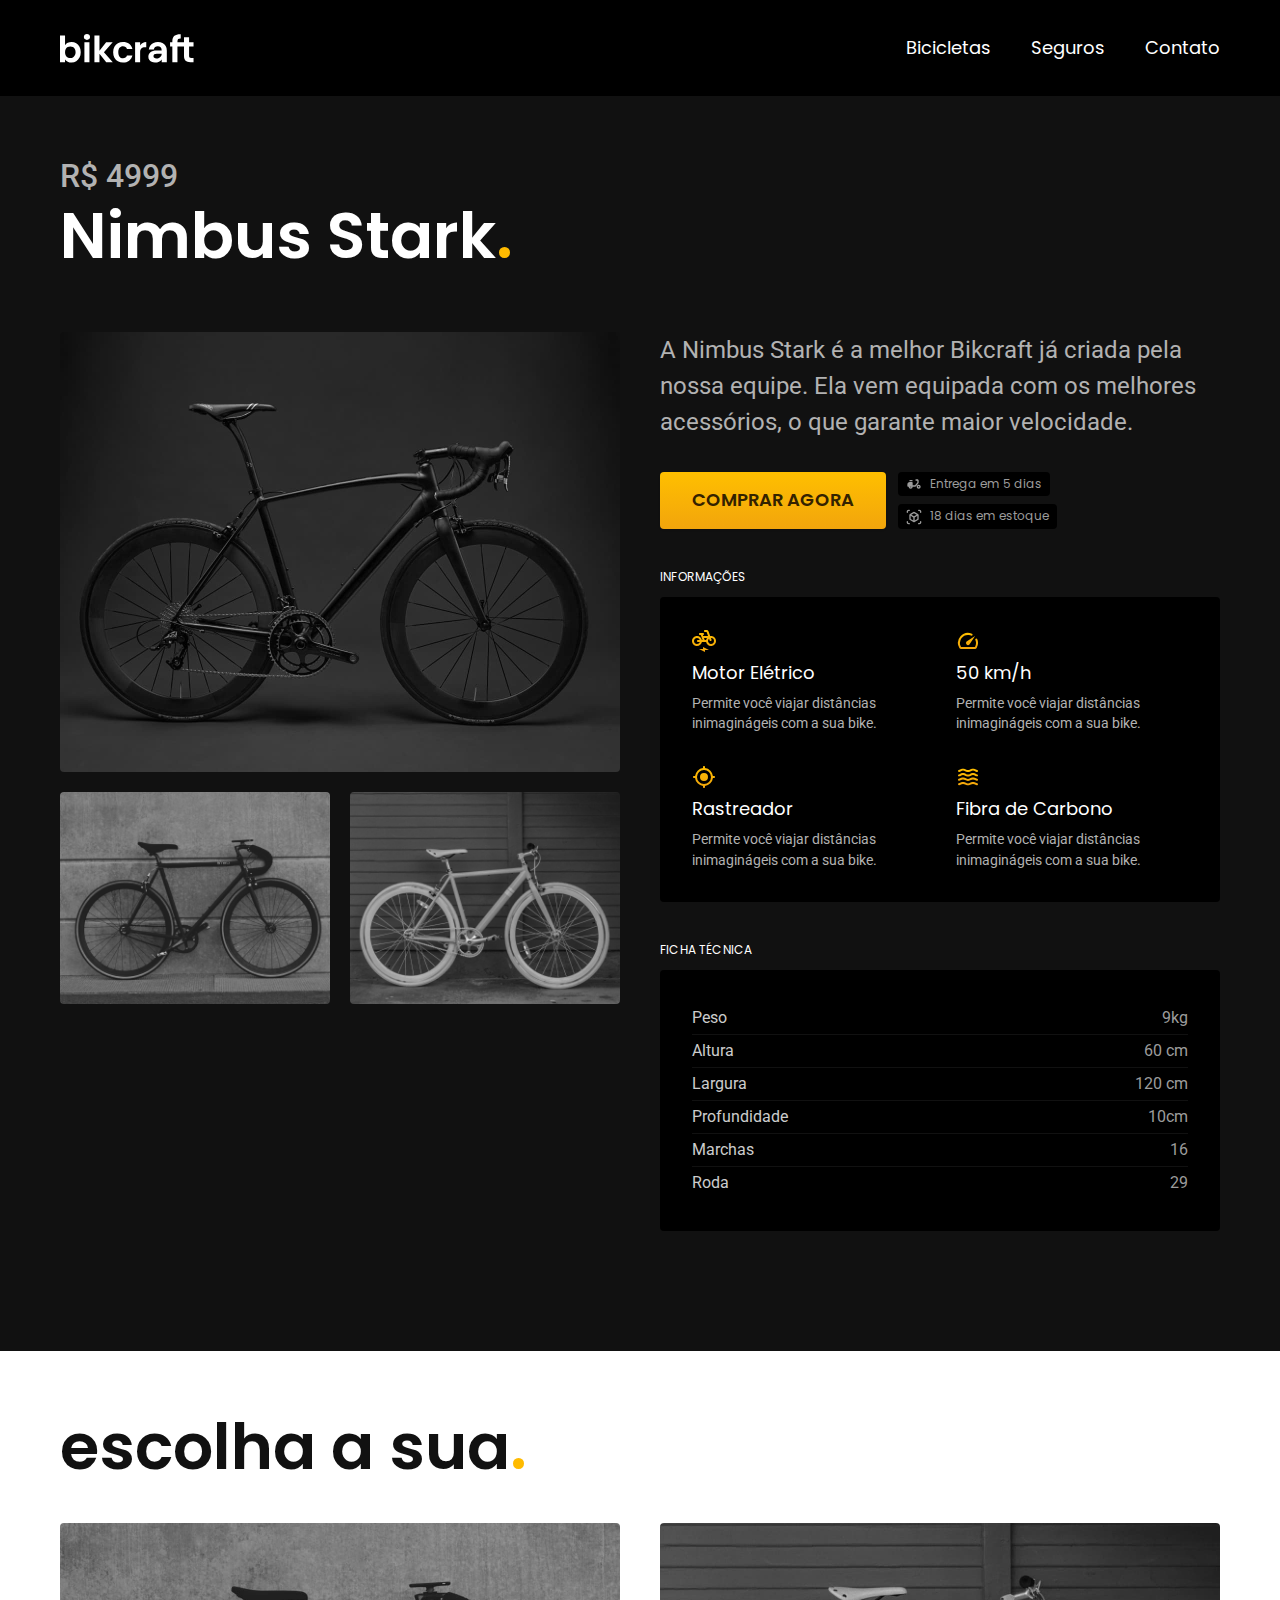
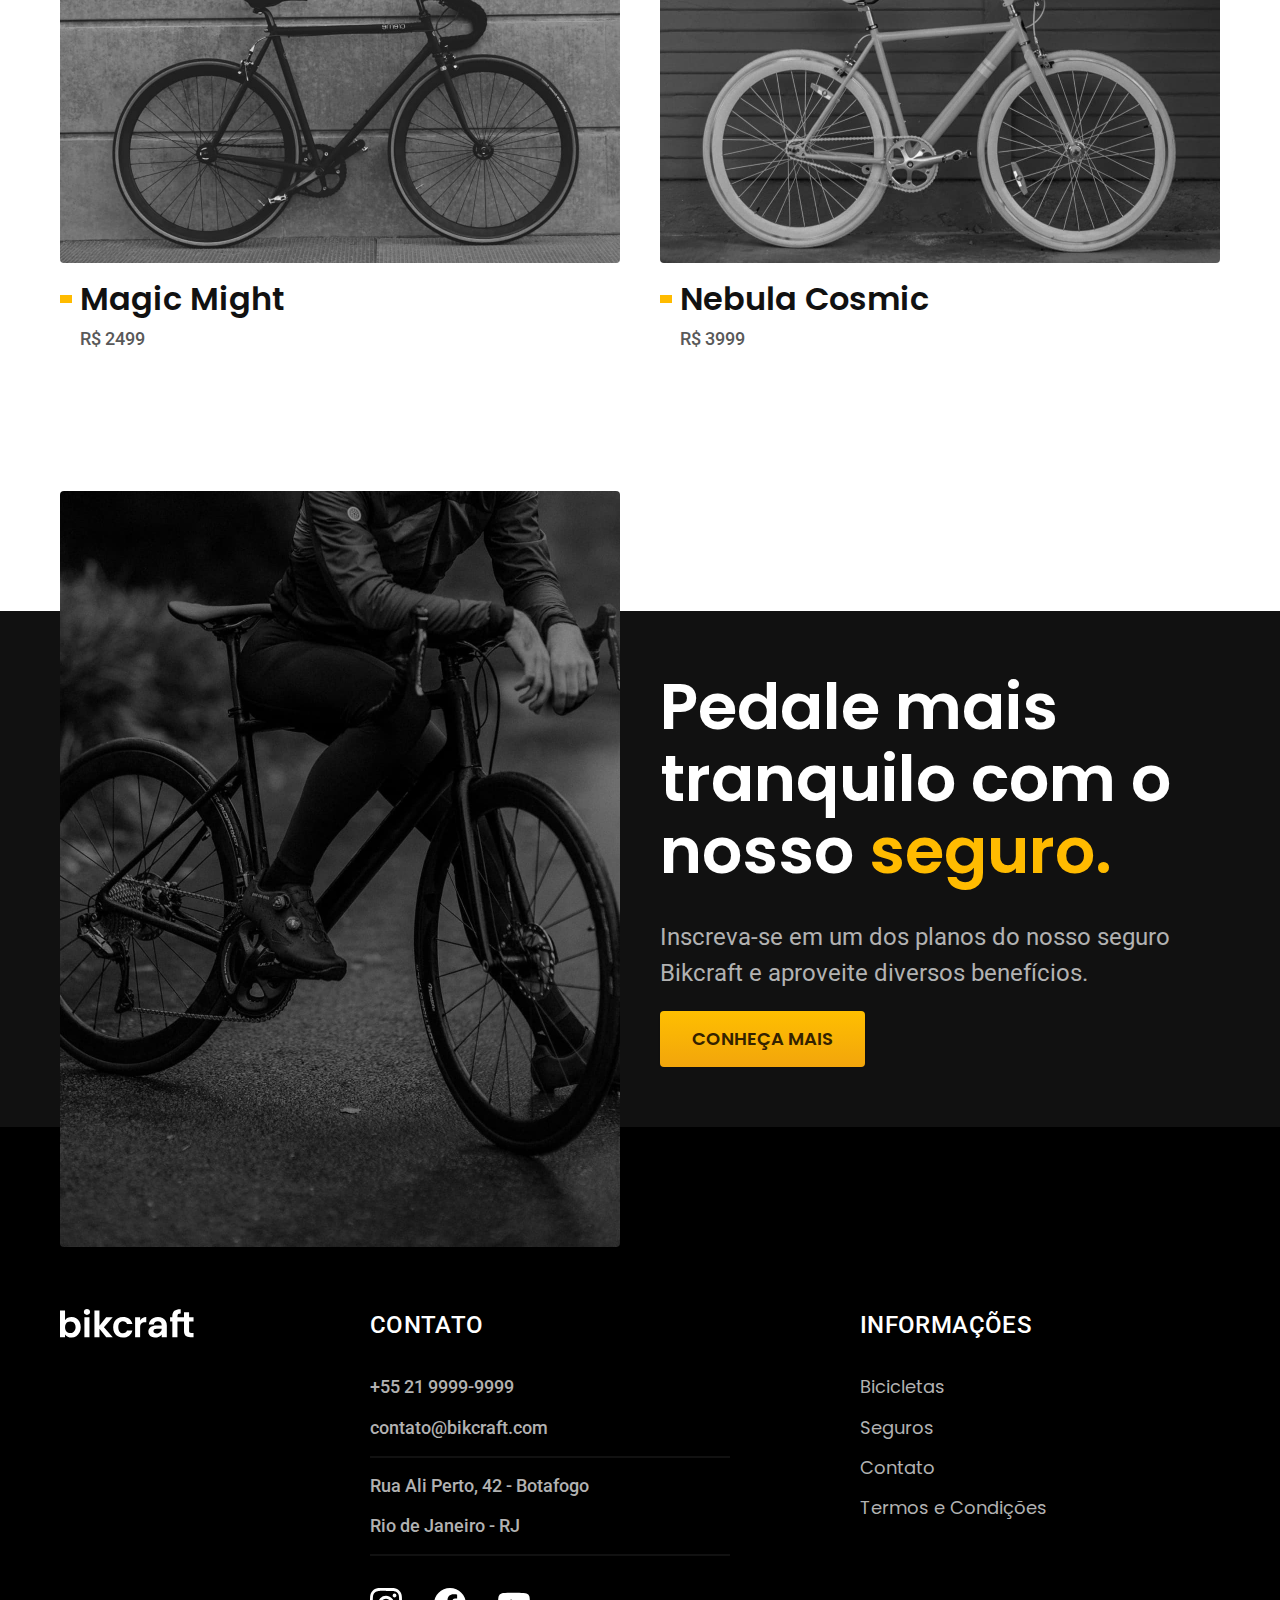
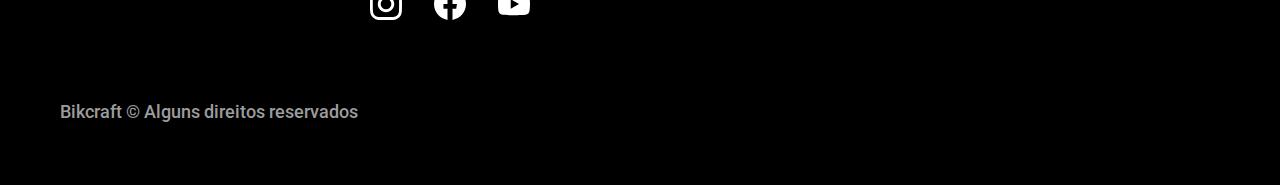
<file: img/bikecraft/bicicletas/nimbus.html>
<!DOCTYPE html>
<html lang="pt-br">

<head>
    <meta charset="UTF-8">
    <meta name="viewport" content="width=device-width, inital-scale=1.0">
    <title>Nimbus | Bikcraft </title>
    <meta name="description" content="Termos e Condições.">
    <link rel="stylesheet" href="../css/style.css">

    <link rel="preconnect" href="https://fonts.googleapis.com">
    <link rel="preconnect" href="https://fonts.gstatic.com" crossorigin>
    <link href="https://fonts.googleapis.com/css2?family=Merriweather:ital,wght@1,900&family=Poppins:wght@400;600&family=Roboto:wght@400;500&display=swap" rel="stylesheet">
</head>

<body id="bicicleta">
    <header class="header-bg">
        <div class="header container">
            <a href="../index.html">
                <img src="../img/bikcraft.svg" alt="bikcraft">
            </a>
            <nav aria-label="primaria">
                <ul class="header-menu font-1-m cor-0">
                    <li><a href="../bicicletas.html">Bicicletas</a>
                    </li>
                    <li><a href="../seguros.html">Seguros</a></li>
                    <li><a href="../contato.html">Contato</a></li>
                </ul>
            </nav>
        </div>
    </header>

    <main class="titulo-bg">
        <div>
            <div class="titulo container">
                <p class="font-2-xl cor-5">R$ 4999</p>
                <h1 class="font-1-xxl cor-0">Nimbus Stark<span class="cor-p1">.</span></h1>
            </div>
        </div>
        <div class="bicicleta container">
            <div class="bicicleta-imagens">
                <img src="../img/bicicleta/nimbus1.jpg" alt="">
                <img src="../img/bicicleta/nimbus2.jpg" alt="">
                <img src="../img/bicicleta/nimbus3.jpg" alt="">
            </div>
            <div class="bicicleta-conteudo">
                <p class="font-2-l cor-5">A Nimbus Stark é a melhor Bikcraft já criada pela nossa equipe. Ela vem equipada com os melhores acessórios, o que garante maior velocidade.</p>
                <div class="bicicleta-comprar">
                    <a class="botao" href="../orcamento.html">Comprar Agora</a>
                    <span class="font-1-xs cor-6"> <img src="../img/icones/entrega.svg" alt="">Entrega em 5 dias</span>
                    <span class="font-1-xs cor-6"> <img src="../img/icones/estoque.svg" alt="">18 dias em estoque</span>
                </div>

                <h2 class="font-1-xs cor-0">Informações</h2>
                <ul class="bicicleta-informacoes">
                    <li>
                        <img src="../img/icones/eletrica.svg" alt="">
                        <h3 class="font-1-m cor-0">Motor Elétrico</h3>
                        <p class="font-2-xs cor-5">Permite você viajar distâncias inimaginágeis com a sua bike.</p>
                    </li>
                    <li>
                        <img src="../img/icones/velocidade.svg" alt="">
                        <h3 class="font-1-m cor-0">50 km/h</h3>
                        <p class="font-2-xs cor-5">Permite você viajar distâncias inimaginágeis com a sua bike.</p>
                    </li>
                    <li>
                        <img src="../img/icones/rastreador.svg" alt="">
                        <h3 class="font-1-m cor-0">Rastreador</h3>
                        <p class="font-2-xs cor-5">Permite você viajar distâncias inimaginágeis com a sua bike.</p>
                    </li>
                    <li>
                        <img src="../img/icones/carbono.svg" alt="">
                        <h3 class="font-1-m cor-0">Fibra de Carbono</h3>
                        <p class="font-2-xs cor-5">Permite você viajar distâncias inimaginágeis com a sua bike.</p>
                    </li>
                </ul>
                <h2 class="font-1-xs cor-0">Ficha Técnica</h2>
                <ul class="bicicleta-ficha font-2-s cor-4">
                    <li>Peso <span>9kg</span></li>
                    <li>Altura <span>60 cm</span></li>
                    <li>Largura <span>120 cm</span></li>
                    <li>Profundidade <span>10cm</span></li>
                    <li>Marchas <span>16</span></li>
                    <li>Roda <span>29</span></li>
                </ul>
            </div>
    </main>

    <article class="bicicletas-lista container">
        <h2 class="font-1-xxl">escolha a sua<span class="cor-p1">.</span></h2>

        <ul>
            <li>
                <a href="./magic.html">
                    <img src="../img/bicicletas/magic.jpg" alt="bicicleta-preta">
                    <h3 class="font-1-xl">Magic Might</h3>
                    <span class="font-2-m cor-8">R$ 2499</span>
                </a>
            </li>

            <li>
                <a href="./nebula.html">
                    <img src="../img/bicicletas/nebula.jpg" alt="bicicleta-preta">
                    <h3 class="font-1-xl">Nebula Cosmic</h3>
                    <span class="font-2-m cor-8">R$ 3999</span>
                </a>
            </li>
        </ul>
    </article>

    <article class="seguro-bg">
        <div class="seguro container">
            <div class="seguro-imagem">
                <img src="../img/fotos/seguros.jpg" alt="Pessoa parada em cima de uma bicicleta.">
            </div>
            <div class="seguro-conteudo">
                <h2 class="font-1-xxl cor-0">Pedale mais tranquilo com o nosso <span class="cor-p1">seguro.</span></h2>
                <p class="font-2-l cor-5">Inscreva-se em um dos planos do nosso seguro Bikcraft e aproveite diversos benefícios.</p>
                <a class="botao" href="../seguros.html">Conheça Mais</a>
            </div>
        </div>
    </article>

    <footer class="footer-bg">
        <div class="footer container">
            <img src="../img/bikcraft.svg" alt="Bikcraft">
            <div class="footer-contato">
                <h3 class="font-2-l-b cor-0">Contato</h3>
                <ul class="font-2-m cor-5">
                    <li><a href="tel:+55 21 9999-9999">+55 21 9999-9999</a></li>
                    <li><a href="mailto:contato@bikcraft.com">contato@bikcraft.com</a></li>
                    <li>Rua Ali Perto, 42 - Botafogo</li>
                    <li>Rio de Janeiro - RJ</li>
                </ul>
                <div class="footer-redes">
                    <a href="../"><img src="../img/redes/instagram.svg" alt="Instagram"></a>

                    <a href="../"><img src="../img/redes/facebook.svg" alt="Facebook"></a>

                    <a href="../"><img src="../img/redes/youtube.svg" alt="Youtube"></a>
                </div>
            </div>
            <div class="footer-informacoes">
                <h3 class="font-2-l-b cor-0">Informações</h3>
                <nav>
                    <ul class="font-1-m cor-5">
                        <li><a href="../bicicletas.html">Bicicletas</a></li>
                        <li><a href="../seguros.html">Seguros</a></li>
                        <li><a href="../contato.html">Contato</a></li>
                        <li><a href="../termos.html">Termos e Condições</a></li>
                    </ul>
                </nav>
            </div>
            <p class="footer-copy font-2-m cor-6">Bikcraft © Alguns direitos reservados</p>
        </div>


    </footer>
</body>
</file>
<file: img/bikecraft/css/style.css>
@import "./global/global.css";
@import "./utilidades/tipografia.css";
@import "./utilidades/cores.css";

@import "./global/header.css";
/* Utilidades */
@import "./utilidades/componentes.css";
@import "./utilidades/formulario.css";

/* Home */
@import "./home/introducao.css";
@import "./home/tecnologia.css";
@import "./home/parceiros.css";
@import "./home/depoimento.css";
@import "./home/footer.css";

/* Seguros */
@import "./seguros/seguros.css";
@import "./seguros/perguntas.css";
@import "./seguros/vantagens.css";

/* termos */
@import "./termos/termos.css";

/* Bicicletas */
@import "./bicicletas/bicicletas-lista.css";
@import "./bicicletas/bicicletas.css";

/* Bicicleta */
@import "./bicicleta/bicicleta.css";
@import "./bicicleta/seguro.css";

/* Contato */
@import "./contato/contato.css";
@import "./contato/lojas.css";
</file>
<file: ccs/style.min.css>
body{font-family:'fira sans',arial,sans-serif;margin:0;color:#141414}h1,h2,h3,p{margin:0}ul{margin:0;padding:0;list-style:none}img{max-width:100%;height:auto;display:block}.subtitulo{font-size:8rem;line-height:1;text-transform:uppercase;word-break:break-all;max-width:4ch}@media (max-width:800px){.subtitulo{font-size:3rem;text-transform:capitalize;max-width:initial!important}}.header{max-width:1200px;padding:40px 20px;margin:0 auto;display:flex;justify-content:space-between;align-items:center}.header-menu{display:flex;flex-wrap:wrap;gap:10px;justify-content:center}.header-menu a{font-size:1.125rem;line-height:1.3;padding:10px 20px;text-decoration:none;color:#141414;display:block}@media (max-width:800px){.header{flex-direction:column;gap:40px;padding:20px}.header a{background:#f5f5f5;border-radius:4px}}.introducao{max-width:1200px;padding:40px 20px;margin:0 auto;display:grid;grid-template-columns:1fr 2fr;gap:100px;align-items:center}.introducao h1{font-size:4.5rem;line-height:1.125;margin-bottom:30px;position:relative}.introducao h1::before{content:"";display:block;width:130px;height:100px;background:url(../img/detalhe.svg) no-repeat center;position:absolute;top:-15px;left:-40px;z-index:-1}.introducao p{font-size:1.5rem;color:#525252}@media (max-width:1000px){.introducao h1{font-size:3rem}}@media (max-width:800px){.introducao{grid-template-columns:1fr 1fr;gap:40px}.introducao h1{font-size:2rem}.introducao h1::before{width:30px;height:10px;left:0}}@media (max-width:400px){.introducao{grid-template-columns:1fr}.introducao img{display:none}}.experiencia{max-width:1200px;padding:40px 20px;margin:0 auto;display:grid;grid-template-columns:1fr 2fr;gap:100px}.subtitulo{color:#e0e0e0e0}.experiencia-texto{font-size:1.5rem;line-height:1.33;max-width:40ch;margin-bottom:60px;color:#525252}.experiencia-texto strong{color:#141414}.empresa{display:grid;grid-template-columns:1fr 1fr;gap:10px 20px;padding:20px;background:#f5f5f5;margin-bottom:20px;border-radius:4px;position:relative}.empresa::before{content:'';width:4px;height:20px;display:block;background:linear-gradient(#b6f829,#67dd0a);position:absolute;top:19px;left:-4px}.empresa-ano{position:absolute;top:22px;left:-100px;width:80px;text-align:right;color:#5e2ae0;font-size:.875rem;color:#525252}.empresa-titulo{font-size:1.125rem;line-height:1.1;font-weight:700}.empresa-texto{font-size:.875rem;line-height:1.4;color:#525252}.empresa-habilidades{display:flex;flex-wrap:wrap;gap:10px;align-content:start}.empresa-habilidades li{font-size:.875rem;line-height:1.4;border-radius:4px;background:#fff;padding:5px 10px}@media (max-width:800px){.experiencia{grid-template-columns:1fr;gap:40px}.experiencia .subtitulo{color:#141414}.experiencia-texto{font-size:1.25rem}.empresa-ano{position:initial;order:1;width:initial;text-align:left}}@media (max-width:400px){.empresa{grid-template-columns:1fr}}.formacao{background:#141414;color:#fff}.formacao-container{max-width:1200px;padding:120px 20px;margin:0 auto;display:grid;grid-template-columns:1fr 2fr;gap:100px;position:relative}.formacao-container::after{content:"";display:block;width:130px;height:100px;background:url(../img/detalhe.svg) no-repeat center;position:absolute;bottom:-50px;left:20px}.formacao .subtitulo{color:#000;max-width:5ch}.formacao-texto{font-size:1.5rem;line-height:1.33;max-width:40ch;margin-bottom:60px;color:#a3a3a3}.formacao-texto strong{color:#fff}.faculdade-lista{display:flex;flex-wrap:wrap;gap:20px;margin-bottom:60px}.faculdade{flex:1;background:#000;border-radius:4px;padding:20px;display:flex;flex-direction:column}.faculdade-tipo{font-size:.875rem;text-transform:uppercase;color:#a3a3a3;margin-bottom:10px}.faculdade-curso{flex:1;position:relative;line-height:1.4;margin-bottom:40px;font-size:1.125rem}.faculdade-curso::before{content:'';width:4px;height:20px;display:block;background:linear-gradient(#b6f829,#67dd0a);position:absolute;left:-24px}.faculdade-instituicao{font-size:1.125rem;color:#a3a3a3}.cursos{margin-bottom:60px}.formacao-extra h3{font-size:.875rem;line-height:1.4;color:#8f8f8f;text-transform:uppercase;margin-bottom:30px;position:relative}.formacao-extra h3::before{display:block;content:"";width:24px;height:24px;background:url(../img/cursos.svg) no-repeat center center;position:absolute;left:-36px}.cursos h3::before{background:url(../img/cursos.svg) no-repeat center center}.idiomas h3::before{background:url(../img/idiomas.svg) no-repeat center center}.formacao-extra li{line-height:1.1;font-size:1.125rem;margin-bottom:20px}.formacao-extra span{color:#8f8f8f;justify-content:space-between}.cursos li{display:flex;justify-content:space-between}@media (max-width:800px){.formacao-container{grid-template-columns:1fr;padding:60px 20px;gap:40px}.formacao .subtitulo{color:#fff}.formacao-texto{font-size:1.125rem}.formacao-extra h3::before{position:initial;margin-bottom:10px}}.footer{background:#000}.footer-container{max-width:1200px;padding:120px 20px 60px 20px;margin:0 auto;display:grid;grid-template-columns:1fr 1fr;gap:100px;align-items:center}.footer-texto{font-size:1.5rem;font-weight:1.33;color:#fff}.footer-contato li{font-weight:700;font-size:2.25rem;line-height:1.1;color:#fff;margin-bottom:30px}.footer-contato li a{color:#fff}.footer-copy{font-size:1.25rem;color:#8f8f8f;grid-column:1/-1}@media (max-width:800px){.footer-container{grid-template-columns:1fr;gap:40px}.footer-contato li{font-size:1.5rem}}
</file>
